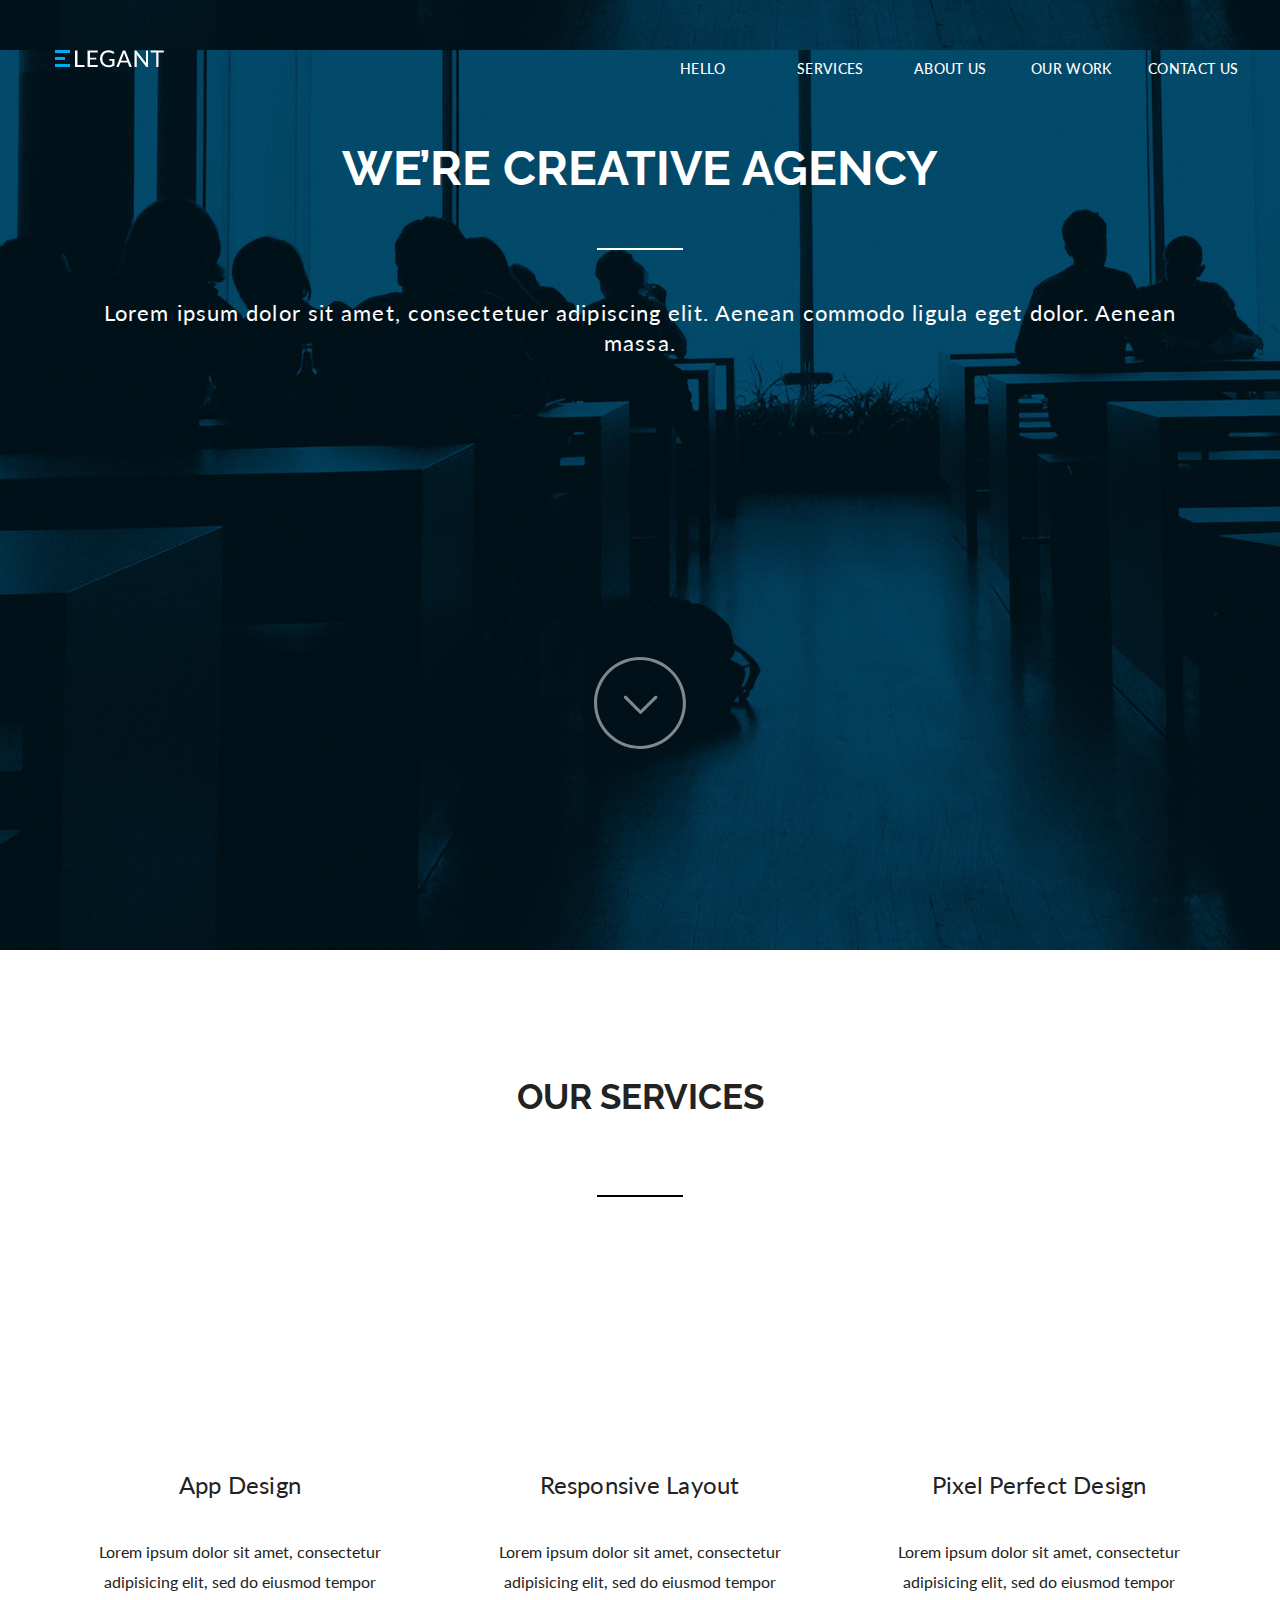
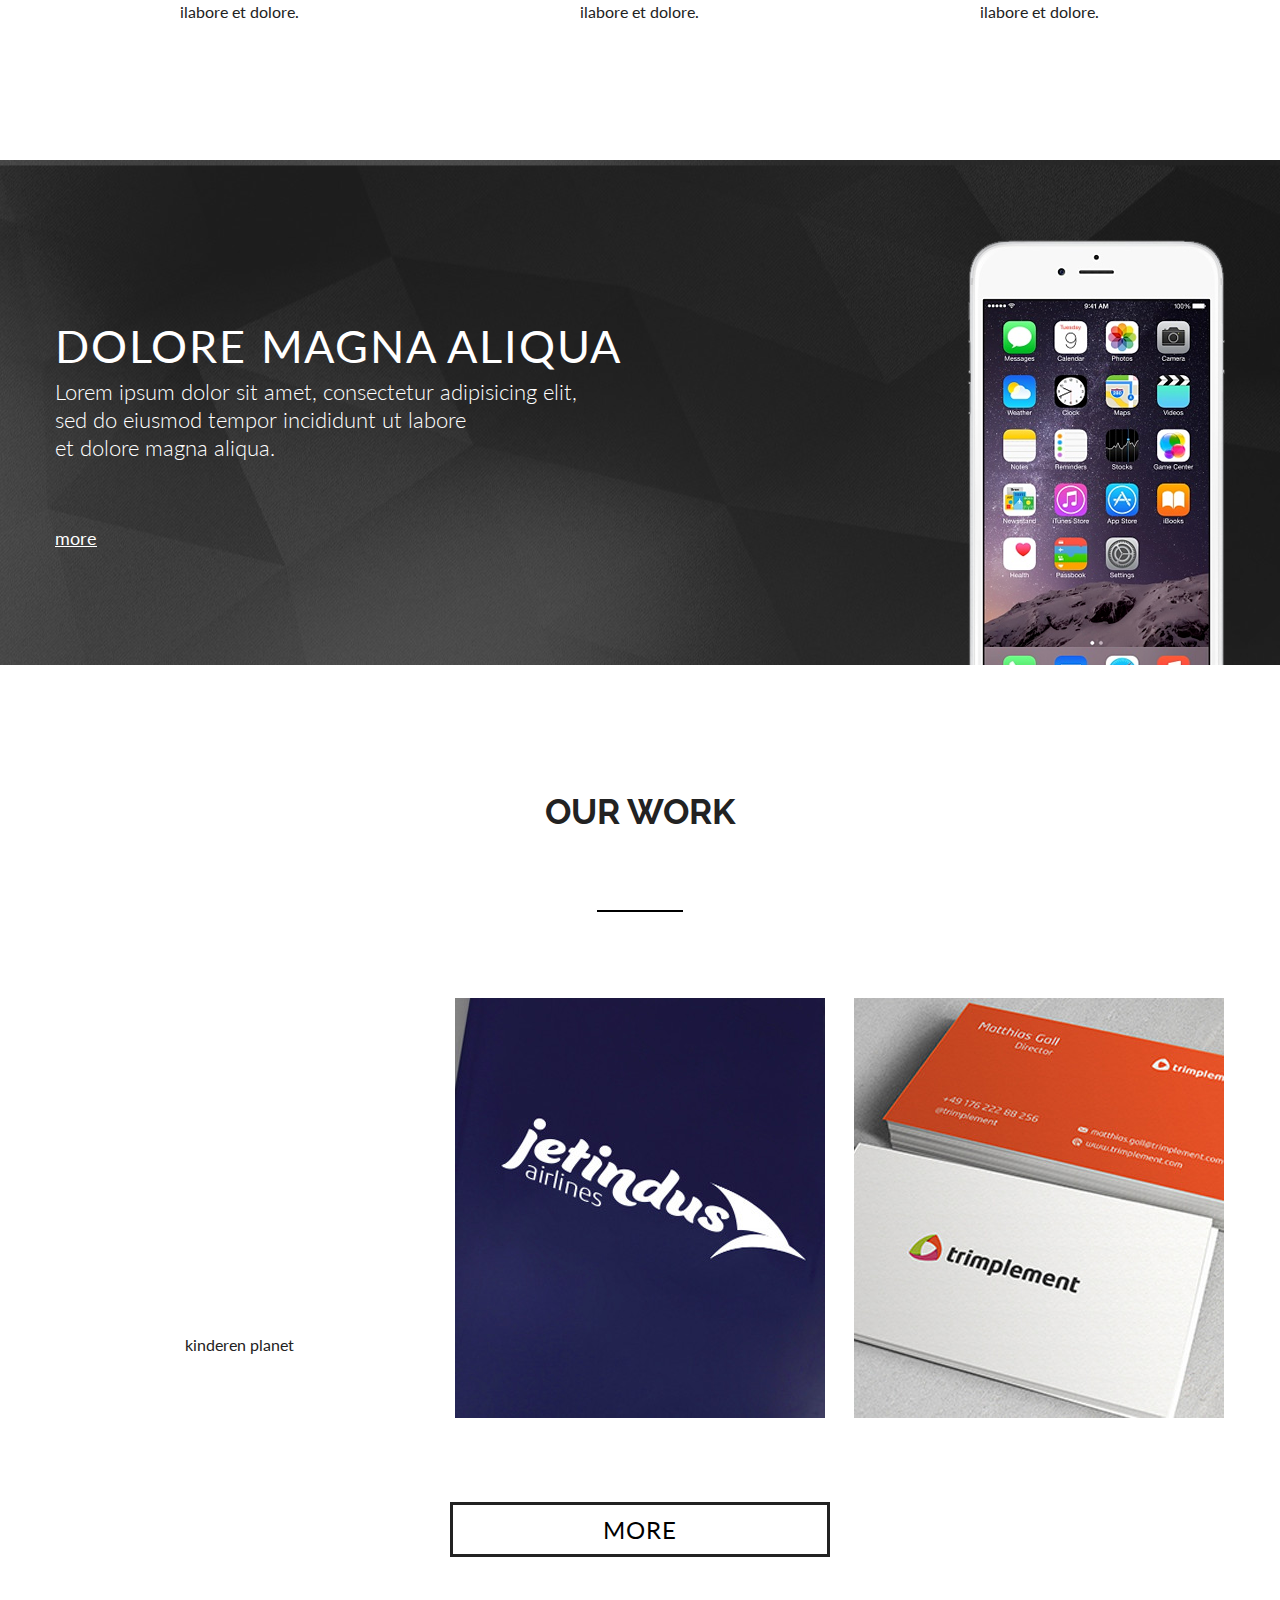
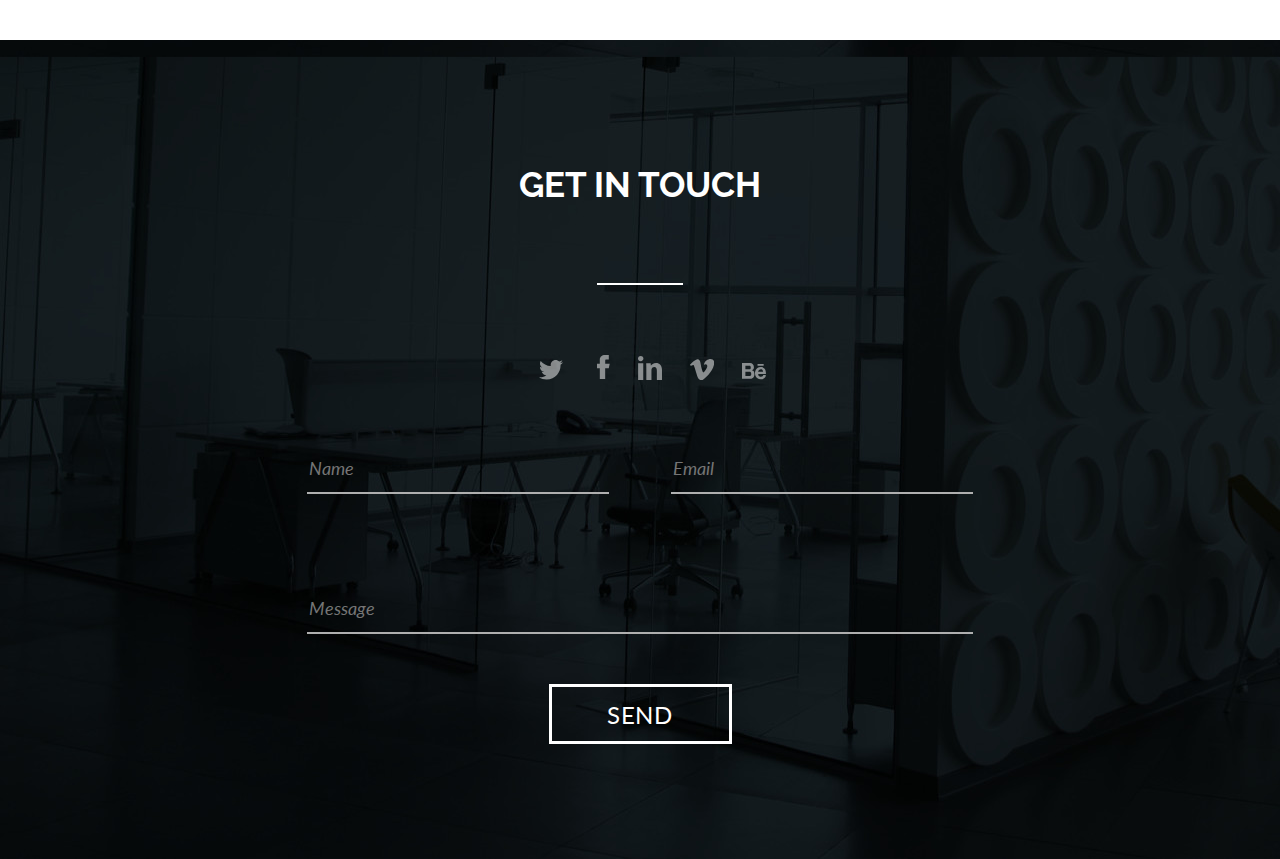
<file: exam/index.html>
<!DOCTYPE html>
<html lang="en">
<head>
    <meta charset="UTF-8">
    <title>Title</title>
    <link rel="stylesheet" href="styles/main.css">
    <link rel="stylesheet" href="styles/normalize.css">
    <link rel="shot icon" href="images/t9panda.png">
</head>
<body>
    <header>
        <div class="secInner">
        <div class="logo">
            <img src="images/Logo.png" alt="Logo" class="logo-img">
        </div>
        <nav class="m-nav">
            <ol class="m-nav-ol">
                <li class="m-nav-li">
                    <a href="#">HELLO</a>
                </li>
                <li class="m-nav-li">
                    <a href="#">SERVICES</a>
                </li>
                <li class="m-nav-li">
                    <a href="#">ABOUT US</a>
                </li>
                <li class="m-nav-li">
                    <a href="#">OUR WORK</a>
                </li>
                <li class="m-nav-li">
                    <a href="#">CONTACT US</a>
                </li>
            </ol>
        </nav>
        <h1>we’re creative agency</h1>
        <p>Lorem ipsum dolor sit amet, consectetuer adipiscing elit.
            Aenean commodo ligula eget dolor. Aenean massa.</p>
        <a href="#click" class="svgInner">
            <svg xmlns="http://www.w3.org/2000/svg" width="92" height="92" viewBox="0 0 92 92">
            <defs>
                <style>
                    .cls-2 {
                        fill: #ffffff;
                        opacity: 0.5;
                    }
                </style>
            </defs>
            <path d="M45.996,92.003 C20.633,92.003 -0.004,71.366 -0.004,46.003 C-0.004,20.638 20.633,0.003 45.996,0.003 C71.361,0.003 91.996,20.638 91.996,46.003 C91.996,71.366 71.361,92.003 45.996,92.003 ZM45.996,3.123 C22.353,3.123 3.115,22.360 3.115,46.003 C3.115,69.648 22.353,88.884 45.996,88.884 C69.641,88.884 88.876,69.648 88.876,46.003 C88.876,22.360 69.641,3.123 45.996,3.123 ZM47.763,56.564 C47.153,57.176 46.165,57.176 45.555,56.564 C45.555,56.564 30.304,41.332 30.304,41.332 C29.998,41.025 29.845,40.627 29.845,40.227 C29.845,39.827 29.998,39.429 30.302,39.124 C30.910,38.515 31.901,38.515 32.510,39.124 C32.510,39.124 46.658,53.258 46.658,53.258 C46.658,53.258 60.806,39.124 60.806,39.124 C61.415,38.517 62.406,38.517 63.014,39.124 C63.623,39.734 63.623,40.723 63.014,41.332 C63.014,41.332 47.763,56.564 47.763,56.564 Z" id="path-1" class="cls-2" fill-rule="evenodd"/>
            </svg>
        </a>
        </div>
    </header>
    <main>
        <div class="secInner">
            <section id="click" class="sec-1">
                <h3  class="sec-1-tittle">our services</h3>
                <div class="row sec-1">
                    <svg xmlns="http://www.w3.org/2000/svg" style="display: none" width="192" height="149" viewBox="0 0 192 149">
                    <defs>
                        <style>
                            .cls-2 {
                                fill: #005494;
                            }
                        </style>
                    </defs>
                    <symbol id="PC">
                        <path d="M141.394,146.316 C141.394,146.316 141.394,62.664 141.394,62.664 C141.394,62.664 191.909,62.664 191.909,62.664 C191.909,62.664 191.909,146.316 191.909,146.316 C191.909,146.316 141.394,146.316 141.394,146.316 ZM167.296,142.705 C168.901,142.705 170.211,141.415 170.211,139.831 C170.211,138.247 168.901,136.965 167.296,136.965 C165.683,136.965 164.381,138.254 164.381,139.831 C164.381,141.415 165.691,142.705 167.296,142.705 ZM167.773,66.128 C167.099,66.128 166.551,66.660 166.551,67.327 C166.551,67.988 167.099,68.533 167.773,68.533 C168.448,68.533 168.992,67.988 168.992,67.327 C168.992,66.663 168.448,66.128 167.773,66.128 ZM175.039,70.139 C175.039,70.139 160.508,70.139 160.508,70.139 C160.508,70.139 160.508,71.288 160.508,71.288 C160.508,71.288 175.039,71.288 175.039,71.288 C175.039,71.288 175.039,70.139 175.039,70.139 ZM183.803,75.397 C183.803,75.397 149.500,75.404 149.500,75.404 C149.500,75.404 149.500,132.919 149.500,132.919 C156.003,132.973 170.684,132.927 183.803,132.853 C183.803,132.853 183.803,75.397 183.803,75.397 ZM157.716,10.456 C157.716,10.456 37.186,10.456 37.186,10.456 C37.186,10.456 37.186,32.224 37.186,32.224 C37.186,32.224 26.565,32.224 26.565,32.224 C26.565,32.224 26.565,0.004 26.565,0.004 C26.565,0.004 168.338,0.004 168.338,0.004 C168.338,0.004 168.338,58.609 168.338,58.609 C168.338,58.609 157.716,58.609 157.716,58.609 C157.716,58.609 157.716,10.456 157.716,10.456 ZM75.199,148.052 C75.199,148.052 -0.013,148.052 -0.013,148.052 C-0.013,148.052 -0.013,36.973 -0.013,36.973 C-0.013,36.973 75.199,36.973 75.199,36.973 C75.199,36.973 75.199,148.052 75.199,148.052 ZM39.179,142.483 C41.183,142.483 42.812,140.872 42.806,138.907 C42.806,136.942 41.183,135.342 39.179,135.342 C37.177,135.342 35.557,136.942 35.557,138.907 C35.557,140.872 37.177,142.483 39.179,142.483 ZM10.863,47.677 C10.863,47.677 10.863,129.634 10.863,129.634 C10.863,129.634 64.326,129.634 64.326,129.634 C64.326,129.634 64.330,47.677 64.330,47.677 C64.330,47.677 10.863,47.677 10.863,47.677 ZM135.904,92.029 C135.904,92.029 80.046,92.029 80.046,92.029 C80.046,92.029 80.046,81.577 80.046,81.577 C80.046,81.577 135.904,81.577 135.904,81.577 C135.904,81.577 135.904,92.029 135.904,92.029 ZM99.462,96.309 C99.462,96.309 135.904,96.309 135.904,96.309 C135.904,96.309 135.904,111.147 135.904,111.147 C135.904,111.147 80.046,111.147 80.046,111.147 C80.046,111.147 80.046,105.419 80.046,105.419 C80.046,105.419 117.487,105.419 117.487,105.419 C117.487,105.419 117.487,102.647 117.487,102.647 C117.487,102.647 80.046,102.647 80.046,102.647 C80.046,102.647 80.046,96.309 80.046,96.309 C80.046,96.309 95.419,96.309 95.419,96.309 C95.419,96.309 99.462,96.309 99.462,96.309 Z" id="path-1" class="cls-2" fill-rule="evenodd"/>
                    </symbol>
                    <symbol id="check">
                        <path d="M58.000,-0.001 C25.968,-0.001 -0.001,25.967 -0.001,57.999 C-0.001,90.034 25.968,116.000 58.000,116.000 C90.032,116.000 116.000,90.034 116.000,57.999 C116.000,25.967 90.032,-0.001 58.000,-0.001 ZM51.153,74.659 C51.153,74.659 50.750,74.259 50.750,74.259 C50.750,74.259 50.347,74.662 50.347,74.662 C50.347,74.662 34.088,58.402 34.088,58.402 C34.088,58.402 36.651,55.839 36.651,55.839 C36.651,55.839 50.750,69.936 50.750,69.936 C50.750,69.936 79.346,41.339 79.346,41.339 C79.346,41.339 81.910,43.902 81.910,43.902 C81.910,43.902 51.153,74.659 51.153,74.659 Z" id="path-1" class="cls-2" fill-rule="evenodd"/>
                    </symbol>
                    <symbol id="iphone">
                        <path d="M65.360,0.003 C65.360,0.003 9.635,0.003 9.635,0.003 C4.308,0.003 0.003,4.312 0.003,9.616 C0.003,9.616 0.003,122.387 0.003,122.387 C0.003,127.687 4.308,131.996 9.635,131.996 C9.635,131.996 65.355,131.996 65.355,131.996 C70.682,131.996 74.997,127.687 74.997,122.387 C74.997,122.387 74.997,9.616 74.997,9.616 C75.002,4.312 70.687,0.003 65.360,0.003 ZM23.745,5.844 C23.745,5.844 51.260,5.844 51.260,5.844 C51.955,5.844 52.515,6.877 52.515,8.164 C52.515,9.443 51.955,10.483 51.260,10.483 C51.260,10.483 23.745,10.483 23.745,10.483 C23.050,10.483 22.495,9.443 22.495,8.164 C22.495,6.877 23.050,5.844 23.745,5.844 ZM37.502,122.507 C34.105,122.507 31.345,119.761 31.345,116.370 C31.345,112.980 34.110,110.243 37.502,110.243 C40.890,110.243 43.655,112.989 43.655,116.370 C43.655,119.761 40.885,122.507 37.502,122.507 ZM67.778,101.485 C67.778,101.485 7.227,101.485 7.227,101.485 C7.227,101.485 7.227,16.225 7.227,16.225 C7.227,16.225 67.778,16.225 67.778,16.225 C67.778,16.225 67.778,101.485 67.778,101.485 Z" id="path-1" class="cls-2" fill-rule="evenodd"/>
                    </symbol>

                </svg>

                    <div class="col-4 sec-1">
                        <svg  xmlns="http://www.w3.org/2000/svg" class="svg1" viewBox="0 0 75 132">
                             <use xlink:href="#iphone"></use>
                        </svg>
                        <h5>App Design</h5>
                        <p>Lorem ipsum dolor sit amet, consectetur adipisicing elit, sed do eiusmod tempor <br> ilabore et dolore.</p>
                    </div>
                    <div class="col-4 sec-1">
                        <svg  xmlns="http://www.w3.org/2000/svg" class="svg2" viewBox="0 0 192 149">
                            <use xlink:href="#PC"></use>
                        </svg>
                        <h5>Responsive Layout</h5>
                        <p>Lorem ipsum dolor sit amet, consectetur adipisicing elit, sed do eiusmod tempor <br> ilabore et dolore.</p>
                    </div>
                    <div class="col-4 sec-1">
                        <svg  xmlns="http://www.w3.org/2000/svg" class="svg3" viewBox="0 0 116 116">
                            <use xlink:href="#check"></use>
                        </svg>
                        <h5>Pixel Perfect Design</h5>
                        <p>Lorem ipsum dolor sit amet, consectetur adipisicing elit, sed do eiusmod tempor <br> ilabore et dolore.</p>
                    </div>
                </div>
            </section>
        </div>
            <section class="sec-2">
                <div class="secInner">
                    <h2  class="sec-2-tittle">dolore magna aliqua</h2>
                    <p class="sec-2-p">Lorem ipsum dolor sit amet, consectetur adipisicing elit, <br>sed do eiusmod tempor incididunt ut labore <br> et dolore magna aliqua.</p>
                    <span class="sec-2-span">more</span>
                </div>
            </section>
        <div class="secInner">
            <section class="sec-3">
                <h3  class="sec-3-tittle">our work</h3>
                <div class="row sec-3">
                    <div class="col-4 sec-3">
                        <div class="img1">
                            <div class="img1-wrapper">
                                <p class="img1-p">kinderen planet</p>
                                <img class="img1-ph" src="images/zveno.png" alt="zveno">
                            </div>
                        </div>
                    </div>
                    <div class="col-4 sec-3">
                        <img src="images/img2.jpg" alt="img2">
                    </div>
                    <div class="col-4 sec-3">
                        <img src="images/img3.jpg" alt="img3">
                    </div>
                </div>
                <div class="more">
                    <span class="btMore">more</span>
                </div>
            </section>
        </div>

    </main>
    <footer>
        <div class="inner">
            <h3>get in touch</h3>
            <svg xmlns="http://www.w3.org/2000/svg"  width="13" height="25" style="display: none" viewBox="0 0 24 20">
                <defs>
                    <style>
                        .cls-2 {
                            fill: #ffffff;
                        }
                    </style>
                </defs>
                <symbol id="soc1">
                    <path d="M23.992,2.315 C23.109,2.706 22.160,2.971 21.164,3.090 C22.181,2.481 22.962,1.516 23.329,0.367 C22.378,0.931 21.324,1.341 20.202,1.562 C19.305,0.604 18.025,0.007 16.608,0.007 C13.889,0.007 11.684,2.211 11.684,4.929 C11.684,5.315 11.728,5.691 11.812,6.052 C7.719,5.846 4.091,3.886 1.663,0.908 C1.239,1.635 0.996,2.481 0.996,3.383 C0.996,5.091 1.866,6.598 3.187,7.480 C2.379,7.454 1.620,7.234 0.957,6.865 C0.956,6.885 0.956,6.905 0.956,6.926 C0.956,9.311 2.653,11.301 4.906,11.753 C4.493,11.866 4.058,11.926 3.609,11.926 C3.291,11.926 2.983,11.895 2.682,11.838 C3.309,13.793 5.127,15.217 7.282,15.256 C5.597,16.577 3.474,17.364 1.167,17.364 C0.769,17.364 0.377,17.341 -0.008,17.295 C2.171,18.692 4.759,19.507 7.540,19.507 C16.597,19.507 21.549,12.006 21.549,5.500 C21.549,5.286 21.545,5.075 21.535,4.864 C22.498,4.169 23.332,3.302 23.992,2.315 Z" id="path-1" class="cls-2" fill-rule="evenodd"/>
                </symbol>
                <symbol id="soc2">
                    <path d="M2.823,13.270 C2.823,13.270 2.823,24.007 2.823,24.007 C2.823,24.007 8.174,24.007 8.174,24.007 C8.174,24.007 8.174,13.322 8.174,13.322 C8.174,13.322 11.827,13.322 11.827,13.322 C11.827,13.322 12.711,8.867 12.711,8.867 C12.711,8.867 8.213,8.867 8.213,8.867 C8.213,8.867 8.213,6.771 8.213,5.599 C8.213,5.147 8.459,4.544 9.208,4.544 C10.362,4.544 11.808,4.544 11.808,4.544 C11.808,4.544 11.808,0.007 11.808,0.007 C11.808,0.007 9.465,0.007 6.953,0.007 C5.278,0.007 2.805,2.021 2.805,4.162 C2.805,6.366 2.805,8.740 2.805,8.740 C2.805,8.740 -0.003,8.740 -0.003,8.740 C-0.003,8.740 -0.003,13.251 -0.003,13.251 C-0.003,13.251 2.823,13.270 2.823,13.270 Z" id="path-1" class="cls-2" fill-rule="evenodd"/>
                </symbol>
                <symbol id="soc3">
                    <path d="M5.427,2.611 C5.427,4.047 4.380,5.211 2.659,5.211 C1.039,5.211 -0.008,4.047 -0.008,2.611 C-0.008,1.141 1.074,0.011 2.727,0.011 C4.380,0.011 5.393,1.141 5.427,2.611 ZM0.128,23.990 C0.128,23.990 0.128,7.264 0.128,7.264 C0.128,7.264 5.259,7.264 5.259,7.264 C5.259,7.264 5.259,23.990 5.259,23.990 C5.259,23.990 0.128,23.990 0.128,23.990 ZM8.329,12.599 C8.329,10.513 8.262,8.769 8.193,7.264 C8.193,7.264 12.649,7.264 12.649,7.264 C12.649,7.264 12.887,9.591 12.887,9.591 C12.887,9.591 12.988,9.591 12.988,9.591 C13.663,8.495 15.317,6.888 18.085,6.888 C21.460,6.888 23.992,9.180 23.992,14.105 C23.992,14.105 23.992,23.991 23.992,23.991 C23.992,23.991 18.861,23.991 18.861,23.991 C18.861,23.991 18.861,14.722 18.861,14.722 C18.861,12.567 18.117,11.095 16.261,11.095 C14.844,11.095 14.001,12.087 13.629,13.045 C13.494,13.387 13.460,13.865 13.460,14.345 C13.460,14.345 13.460,23.991 13.460,23.991 C13.460,23.991 8.329,23.991 8.329,23.991 C8.329,23.991 8.329,12.599 8.329,12.599 Z" id="path-1" class="cls-2" fill-rule="evenodd"/>
                </symbol>
                <symbol id="soc4">
                    <path d="M0.008,5.782 C0.008,5.782 0.993,7.076 0.993,7.076 C0.993,7.076 3.024,5.472 3.702,6.273 C4.379,7.076 6.964,16.762 7.826,18.548 C8.580,20.115 10.657,22.187 12.935,20.707 C15.212,19.228 22.783,12.751 24.139,5.102 C25.493,-2.544 15.027,-0.943 13.919,5.719 C16.689,4.053 18.168,6.396 16.750,9.050 C15.335,11.701 14.042,13.430 13.365,13.430 C12.689,13.430 12.169,11.657 11.395,8.555 C10.594,5.349 10.600,-0.426 7.271,0.229 C4.133,0.846 0.008,5.782 0.008,5.782 Z" id="path-1" class="cls-2" fill-rule="evenodd"/>
                </symbol>
                <symbol id="soc5">
                    <path d="M9.654,7.217 C9.654,7.217 11.921,7.036 11.921,4.204 C11.921,1.372 10.066,-0.011 7.718,-0.011 C7.718,-0.011 -0.011,-0.011 -0.011,-0.011 C-0.011,-0.011 -0.011,15.819 -0.011,15.819 C-0.011,15.819 7.718,15.819 7.718,15.819 C7.718,15.819 12.435,15.977 12.435,11.148 C12.436,11.148 12.641,7.217 9.654,7.217 ZM3.395,2.802 C3.395,2.802 7.718,2.802 7.718,2.802 C7.718,2.802 8.768,2.802 8.768,4.449 C8.768,6.097 8.150,6.335 7.448,6.335 C7.448,6.335 3.395,6.335 3.395,6.335 C3.395,6.335 3.395,2.802 3.395,2.802 ZM7.499,13.006 C7.499,13.006 3.395,13.006 3.395,13.006 C3.395,13.006 3.395,8.775 3.395,8.775 C3.395,8.775 7.718,8.775 7.718,8.775 C7.718,8.775 9.284,8.753 9.284,10.948 C9.284,12.800 8.114,12.993 7.499,13.006 ZM18.729,4.017 C13.016,4.017 13.021,10.097 13.021,10.097 C13.021,10.097 12.629,16.148 18.729,16.148 C18.729,16.148 23.811,16.459 23.811,11.938 C23.811,11.938 21.198,11.938 21.198,11.938 C21.198,11.938 21.284,13.641 18.816,13.641 C18.816,13.641 16.201,13.827 16.201,10.889 C16.201,10.889 23.898,10.889 23.898,10.889 C23.900,10.890 24.742,4.017 18.729,4.017 ZM21.053,8.776 C21.053,8.776 16.174,8.776 16.174,8.776 C16.174,8.776 16.494,6.335 18.788,6.335 C21.080,6.335 21.053,8.776 21.053,8.776 ZM21.663,0.922 C21.663,0.922 15.533,0.922 15.533,0.922 C15.533,0.922 15.533,2.871 15.533,2.871 C15.533,2.871 21.661,2.871 21.661,2.871 C21.661,2.871 21.661,0.922 21.661,0.922 C21.661,0.922 21.663,0.922 21.663,0.922 Z" id="path-1" class="cls-2" fill-rule="evenodd"/>
                </symbol>
            </svg>
            <svg  xmlns="http://www.w3.org/2000/svg" class="soc1w" viewBox="0 0 24 20">
                <use xlink:href="#soc1"></use>
            </svg>
            <svg  xmlns="http://www.w3.org/2000/svg" class="soc2w" viewBox="0 0 13 25">
                <use xlink:href="#soc2"></use>
            </svg>
            <svg  xmlns="http://www.w3.org/2000/svg" class="soc3w" viewBox="0 0 24 24">
                <use xlink:href="#soc3"></use>
            </svg>
            <svg  xmlns="http://www.w3.org/2000/svg" class="soc4w" viewBox="0 0 24 21">
                <use xlink:href="#soc4"></use>
            </svg>
            <svg  xmlns="http://www.w3.org/2000/svg" class="soc5w" viewBox="0 0 24 17">
            <use xlink:href="#soc5"></use>
        </svg>
            <form action="" method="post">
                <label>
                    <input class="name" type="text" name="Name" placeholder="Name" required="required">
                </label>
                <label>
                    <input class="email" type="email" name="email" placeholder="Email" required="required">
                </label>
                <label>
                    <input class="msg" type="text" name="Message" placeholder="Message" required="required">
                </label>
                <button>send</button>
            </form>
        </div>
    </footer>
</body>
</html>
</file>
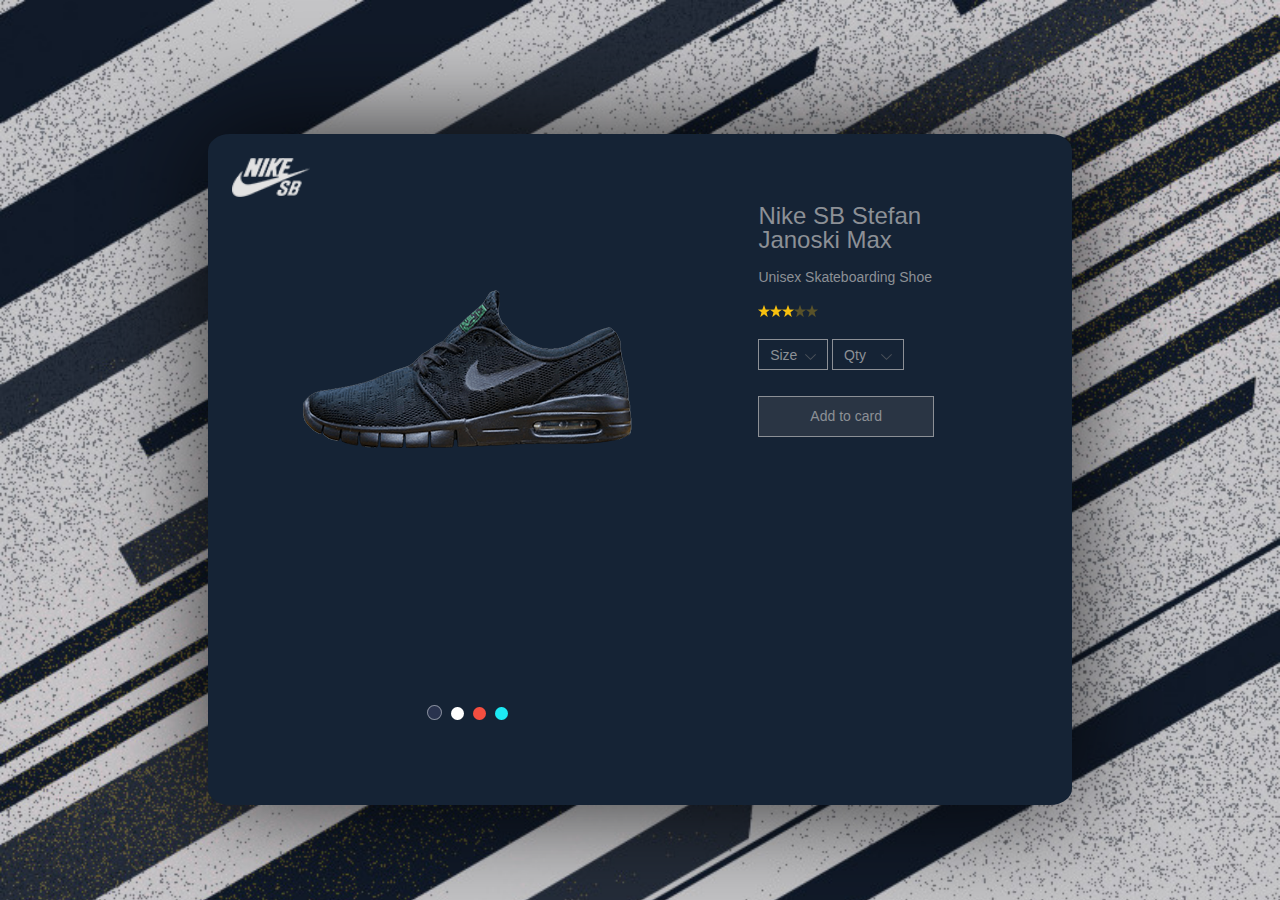
<file: BEM/homeBEM.html>
<!DOCTYPE html>
<html lang="en">
<head>
    <meta charset="UTF-8">
    <title>Nike</title>
    <link rel="stylesheet" href="homeBEM.css">
    <link rel="icon" sizes="" href="image/logo.png">
   </head>
<body>
    <div class="card">
        <div class="card__inner">
            <div class="card__picture">
                <div class="card__picture-product">
                    <img  class="card__picture-product-main" src="image/product.png">
                </div>
                <div class="card__picture-colors">
                    <div class="card__picture-color card__picture-color--black"> </div>
                    <div class="card__picture-color card__picture-color--white"></div>
                    <div class="card__picture-color card__picture-color--red"></div>
                    <div class="card__picture-color card__picture-color--blue"></div>

                    
                </div>
            </div>
            <div class="card__info">
                <p class="card__info-title">Nike SB Stefan<br>Janoski Max</p>
                <p class="card__info-opis">  Unisex Skateboarding Shoe </p>

                <br> <div class="card__info-rating">
                    <img class="card__info-rating-stars" src="image/starG.png">
                    <img class="card__info-rating-stars" src="image/starG.png">
                    <img class="card__info-rating-stars" src="image/starG.png">
                    <img class="card__info-rating-stars card__info-rating-stars--grey" src="image/starG.png">
                    <img class="card__info-rating-stars card__info-rating-stars--grey" src="image/starG.png">
                </div> <br>
                <br>
                <div class="card__info-size">
                    <div class="card__info-size-BT">Size &#160;</div>
                    <div class="card__info-qty-BT"> Qty &#160; &#160;</div>
                </div>
                <div class="card__info-add"> Add to card</div>

            </div>
        </div>
    </div>
</body>
</html>
</file>
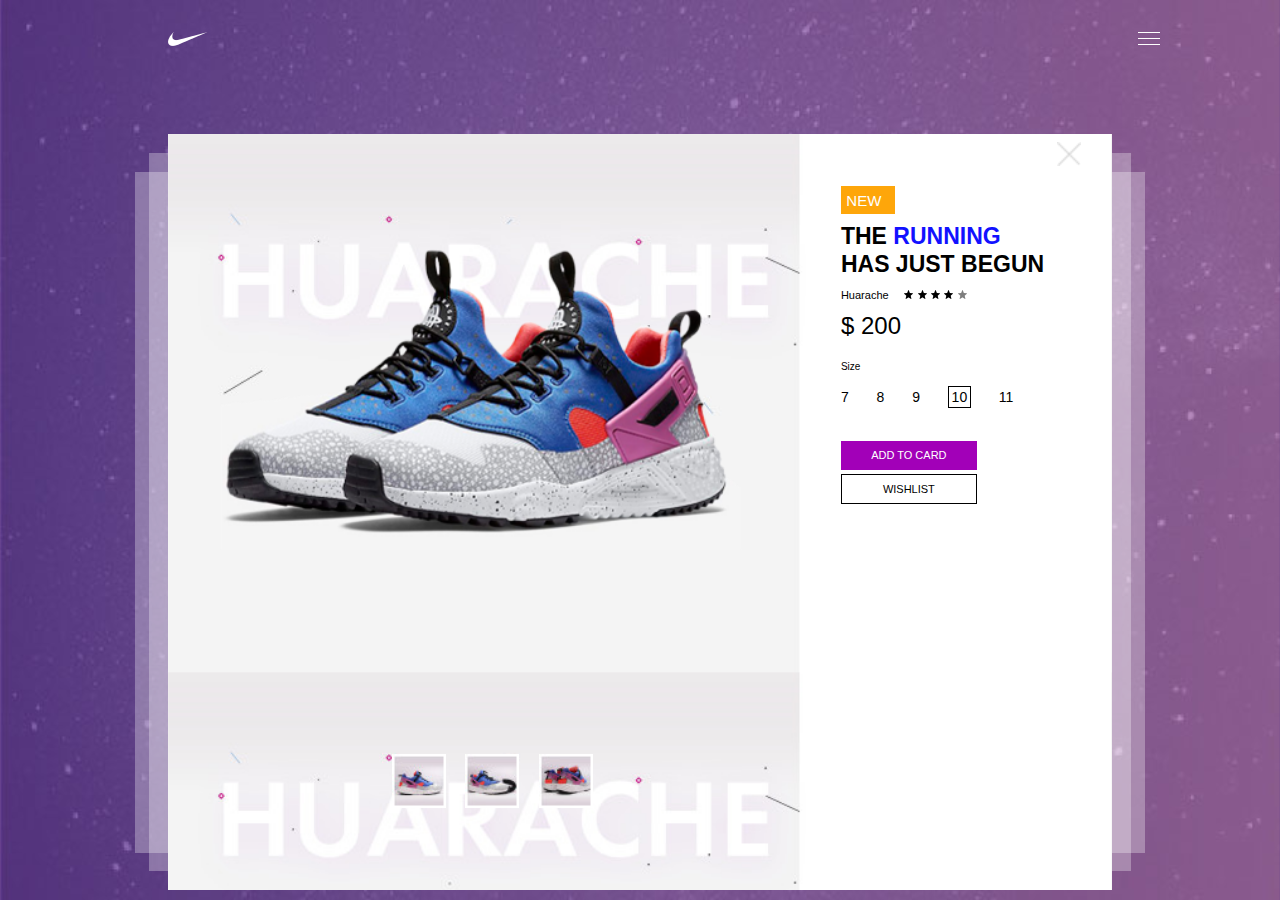
<file: BEM/work.html>
<!DOCTYPE html>
<html lang="en">
<head>
    <meta charset="UTF-8">
    <title>Title</title>
    <link rel="stylesheet" href="work.css">
</head>
<body>
    <header>
       <a class="logo" href="#" >
            <img src="image/logo.png" alt="">
       </a>
        <img src="image/btn_menu.png" class="btn_menu">
    </header>
    <main>
        <div class="card">
            <div class="card__inner">
                <div class="card__picture">
                   <div class="card__picture-product">
                       <img  class="card__picture-product-main" src="image/img_h.png">
                   </div>
                   <div class="card__picture-images">
                        <img class="card__picture-image" src="image/img3.jpg">
                        <img class="card__picture-image" src="image/img2.jpg">
                        <img class="card__picture-image" src="image/img1.jpg">
                   </div>
                </div>
                <div class="card__info">
                    <div class="card__info-new">NEW</div>
                    <div class="card__info-begin">the
                        <p class="card__info-begin card__info-begin--blue"> running</p>  <br>       has just begun </div>
                    <div class="card__info-rating">
                        <p class="card__info-rating-title">Huarache </p>
                        <img class="card__info-rating-stars" src="image/star.png">
                        <img class="card__info-rating-stars" src="image/star.png">
                        <img class="card__info-rating-stars" src="image/star.png">
                        <img class="card__info-rating-stars" src="image/star.png">
                        <img class="card__info-rating-stars card__info-rating-stars--grey" src="image/star.png">
                    </div>
                    <div class="card__info-price"> &#36 200
                    </div>
                    <div class="card__info-size">
                        <p class="card__info-size-title"> Size </p>
                        <div class="card__info-size-choices">
                            <p class="card__info-size-choice">7</p>
                            <p class="card__info-size-choice">8</p>
                            <p class="card__info-size-choice ">9</p>
                            <p class="card__info-size-choice card__info-size-choice--customer">10</p>
                            <p class="card__info-size-choice">11</p>
                        </div>
                    </div>
                    <div class="card__info-add"> add to card</div>
                    <div class="card__info-wish"> wishlist</div>
                </div>
            <div class="card_prozrachn1"></div>
            <div class="card_prozrachn2"></div>
            </div>
        </div>
    </main>
</body>
</html>
</file>
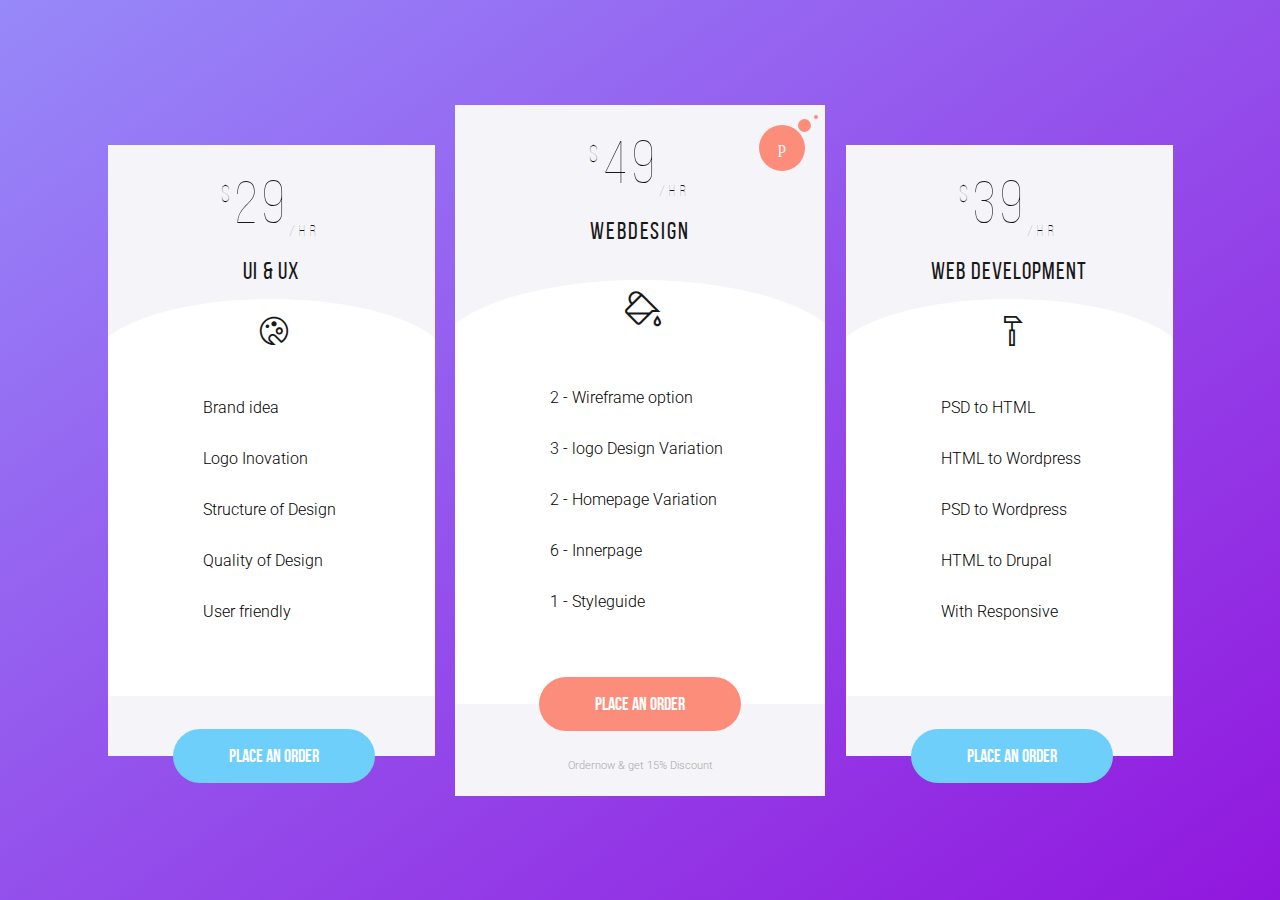
<file: cross_flex/cross_flex.html>
<!DOCTYPE html>
<html lang="en">
<head>
    <meta charset="UTF-8">
    <title>Title</title>
    <link rel="stylesheet" href="cross_flex.css">
    <link rel="stylesheet" href="themify-icons.css">

</head>
<body>
    <main>
        <div class="item">
            <div class="item-top">
                <div class="price"> <sup>$</sup>29<sub>/HR</sub></div>
                <p class="p-tittle">UI & Ux</p>
                <i class="icon ti-palette"></i>
            </div>
            <p class="item-p">Brand idea</p>
            <p class="item-p">Logo Inovation</p>
            <p class="item-p">Structure of Design</p>
            <p class="item-p"> Quality of Design</p>
            <p class="item-p">User friendly</p>
            <div class="item-bottom"></div>
        </div>
        <div class="item item-popular">
            <div class="item-top">
                <div class="price"> <sup>$</sup>49<sub>/HR</sub></div>
                <p class="p-tittle">Webdesign</p>
                <i class="icon ti-paint-bucket"></i>
            </div>
            <p class="item-p">2  -  Wireframe option</p>
            <p class="item-p">3  -  logo Design Variation</p>
            <p class="item-p">2  -  Homepage Variation</p>
            <p class="item-p">6  -  Innerpage</p>
            <p class="item-p">1  -  Styleguide</p>
            <div class="pop-round">
                <div class="pop-round-inner">p
                    <div class="pop-round-hint">
                        <div class="pop-round-hint-inner">popular</div>
                    </div>
                </div>
            </div>
            <div class="item-bottom">
                <p class="item-p">Ordernow &  get 15% Discount</p>
            </div>
        </div>
        <div class="item">
            <div class="item-top">
                <div class="price"> <sup>$</sup>39<sub>/HR</sub></div>
                <p class="p-tittle">Web development</p>
                <i class="icon ti-hummer"></i>
            </div>
            <p class="item-p">PSD to HTML</p>
            <p class="item-p">HTML to Wordpress</p>
            <p class="item-p">PSD to Wordpress</p>
            <p class="item-p">HTML to Drupal</p>
            <p class="item-p">With Responsive</p>
            <div class="item-bottom"></div>
        </div>

    </main>
</body>
</html>
</file>
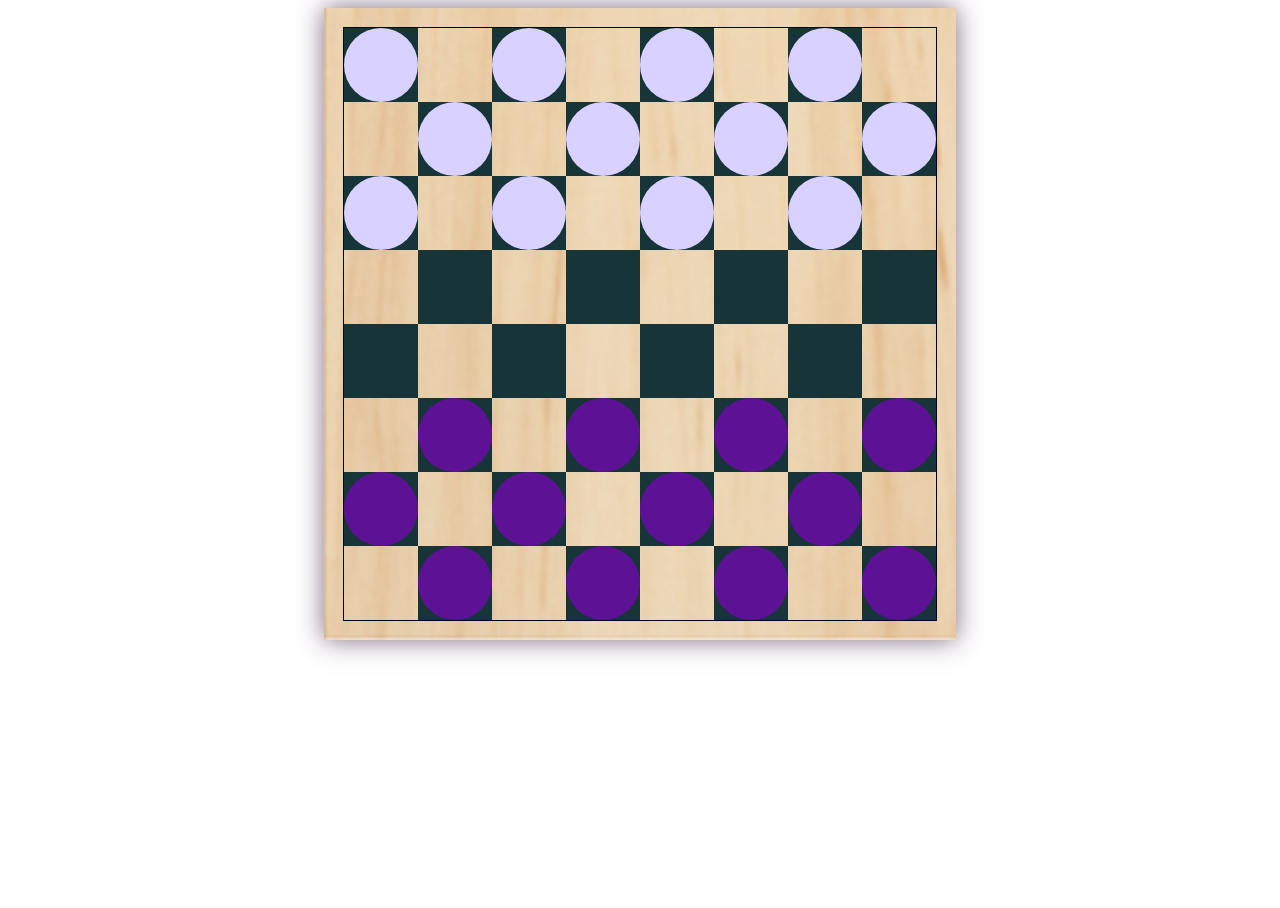
<file: float/chess_float.html>
<html lang="en">
<head>
    <meta charset="UTF-8">
    <title>Chess</title>
    <link rel="stylesheet" href="chess_float.css">
    <link rel="icon" href="13553048779700_icon.png">
</head>
<body>
    <div class="bord">
        <div class="container">
            <div class="line">
                <div class="cell">1</div>
                <div class="cell">2</div>
                <div class="cell">3</div>
                <div class="cell">4</div>
            </div>
            <div class="line">
                <div class="cell">5</div>
                <div class="cell">6</div>
                <div class="cell">7</div>
                <div class="cell">8</div>
            </div>
            <div class="line">
                <div class="cell">j</div>
                <div class="cell">g</div>
                <div class="cell">g</div>
                <div class="cell">d</div>
            </div>
            <div class="line">
                <div class="cell">j</div>
                <div class="cell">g</div>
                <div class="cell">g</div>
                <div class="cell">d</div>
            </div>
            <div class="line">
                <div class="cell">j</div>
                <div class="cell">g</div>
                <div class="cell">g</div>
                <div class="cell">d</div>
            </div>
            <div class="line">
                <div class="cell">j</div>
                <div class="cell">g</div>
                <div class="cell">g</div>
                <div class="cell">d</div>
            </div>
            <div class="line">
                <div class="cell">j</div>
                <div class="cell">g</div>
                <div class="cell">g</div>
                <div class="cell">d</div>
            </div>
            <div class="line">
                <div class="cell">j</div>
                <div class="cell">g</div>
                <div class="cell">g</div>
                <div class="cell">d</div>
            </div>
        </div>
    </div>
</body>
</html>
</file>
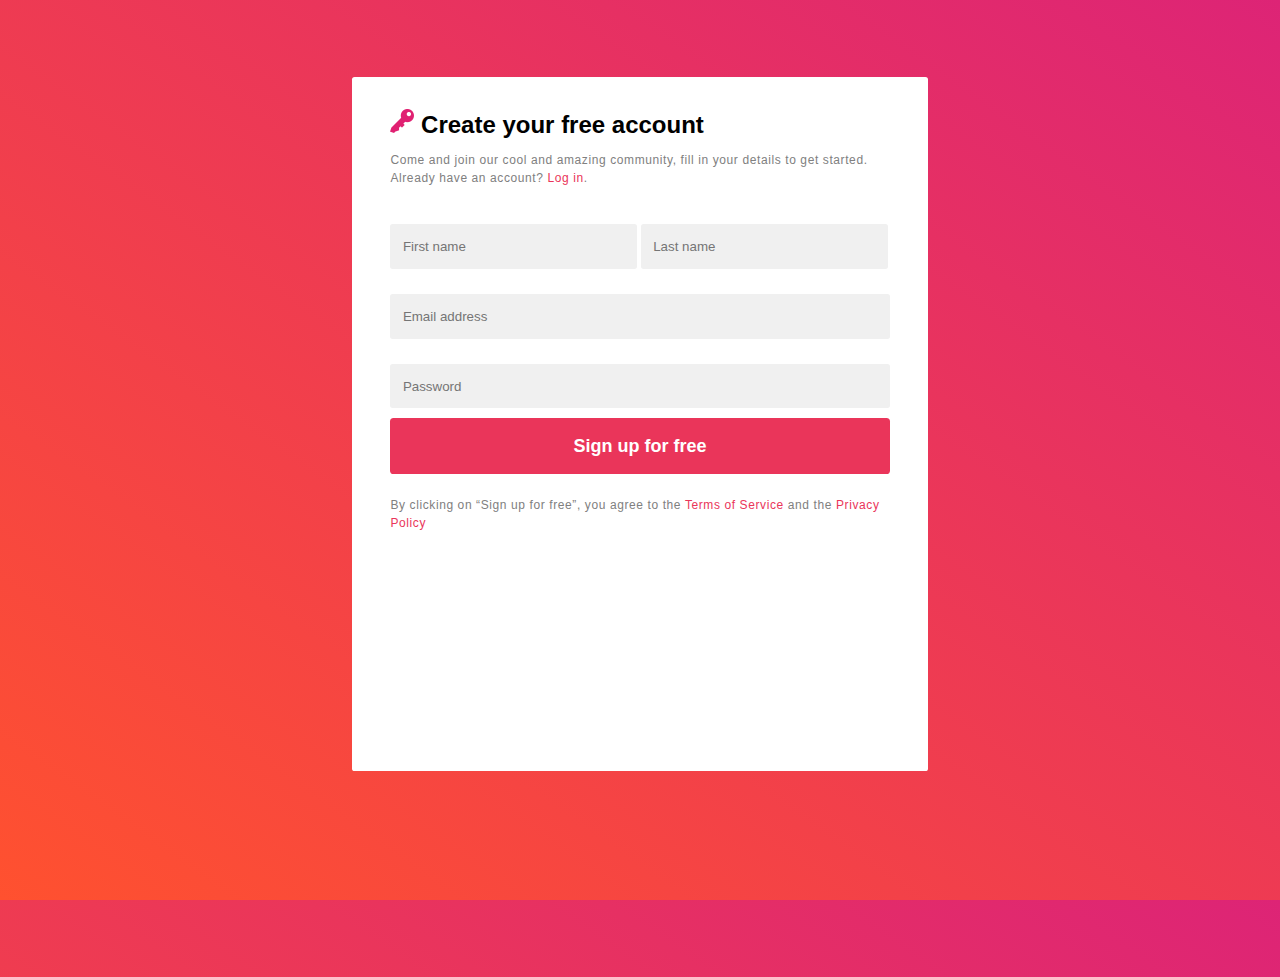
<file: Form/Form.html>
<!DOCTYPE html>
<html lang="en">
<head>
    <meta charset="UTF-8">
    <title>Title</title>
    <link rel="stylesheet" href="Form.css">
</head>
<body>
    <div class="form" >
    <h1>  <img src='key.png' alt="key">
        Create your free account

    </h1>
        <p>Come and join our cool and amazing community, fill in your details
            to get started. Already have an account? <span class="redText">Log in</span>.</p>
        <form action="" method="get">
            <label>
                <input type="text" name="firstName" placeholder="First name" required="required">
            </label>
            <label>
                <input type="text" name="lastName" placeholder="Last name" required="required">
            </label>
            <label>
                <input type="email" name="email" placeholder="Email address" required="required">
            </label>
            <label>
                <input type="password" name="password" placeholder="Password" required="required">
            </label>
            <button class="signUp" type="submit" >Sign up for free</button>
        </form>
        <p>
            By clicking on “Sign up for free”, you agree to the <span class="redText">Terms of Service</span> and the <span class="redText">Privacy Policy</span>
        </p>
    </div>
</body>
</html>
</file>
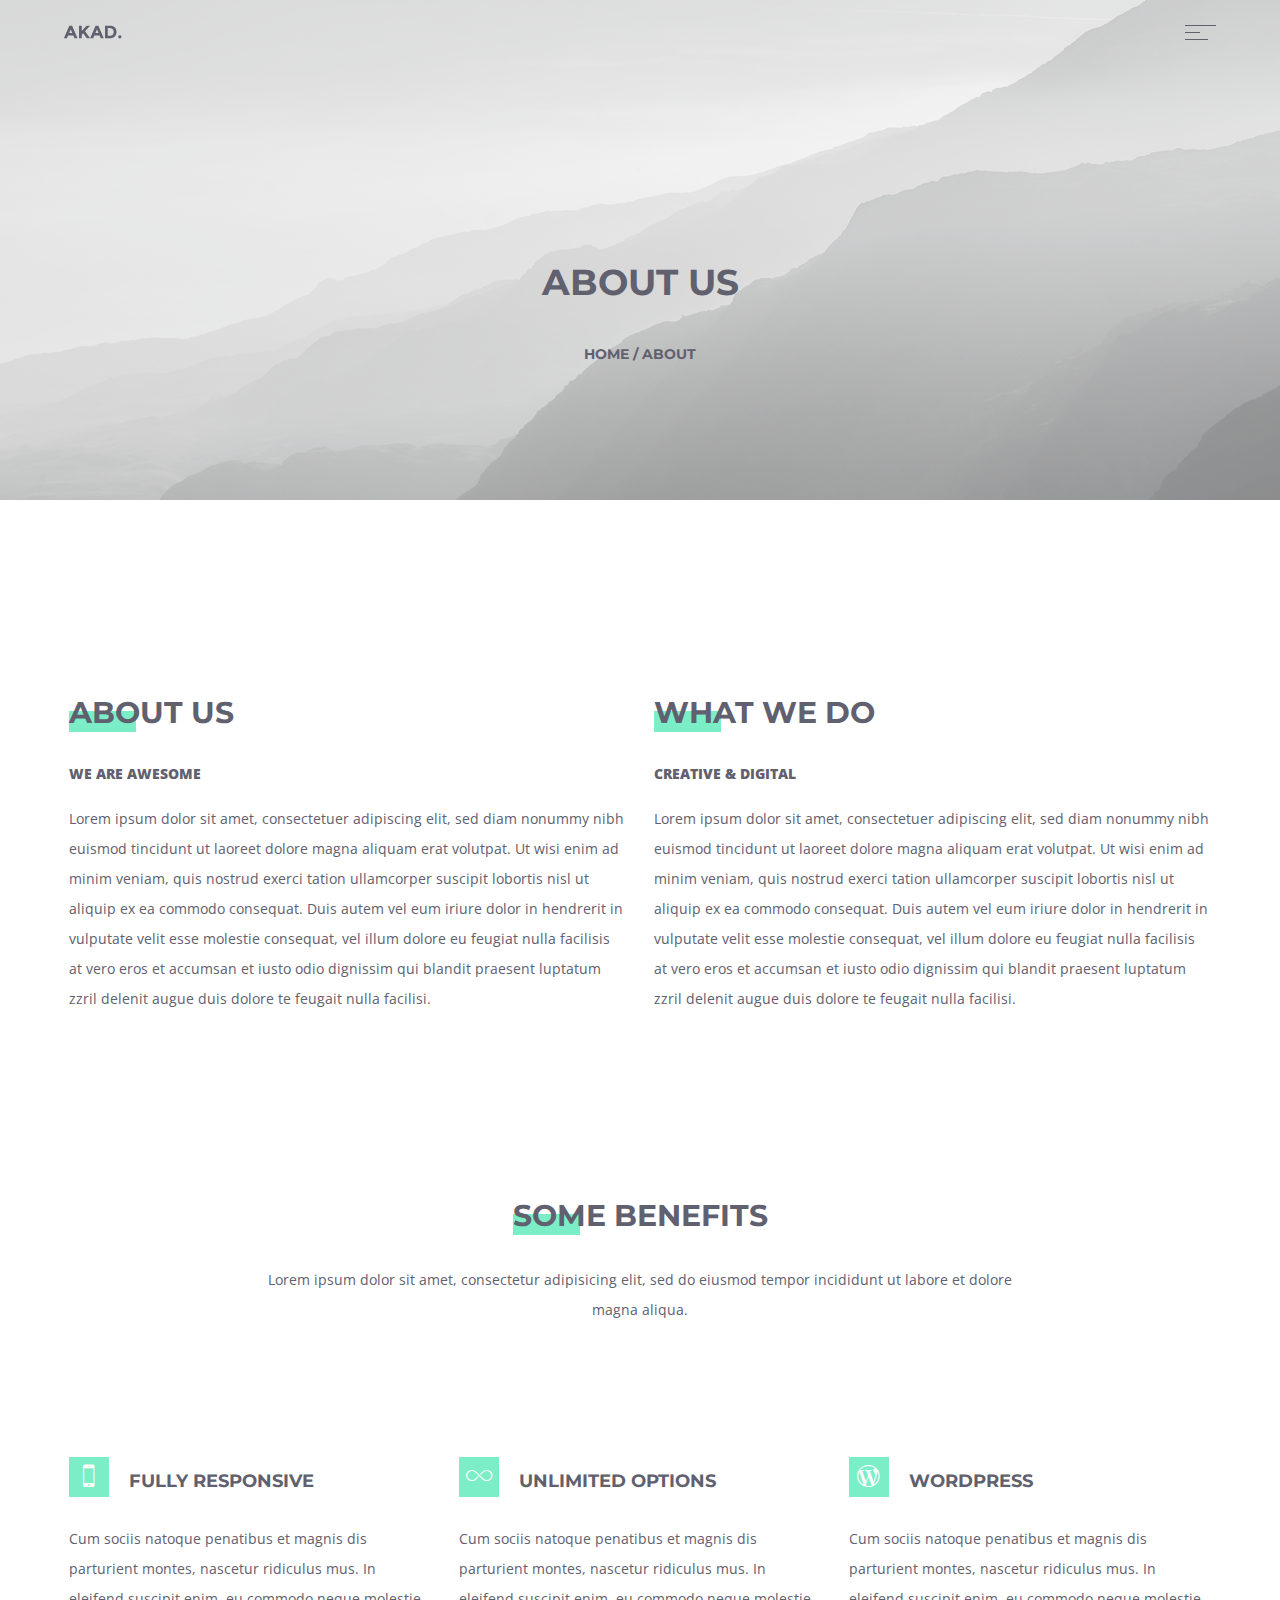
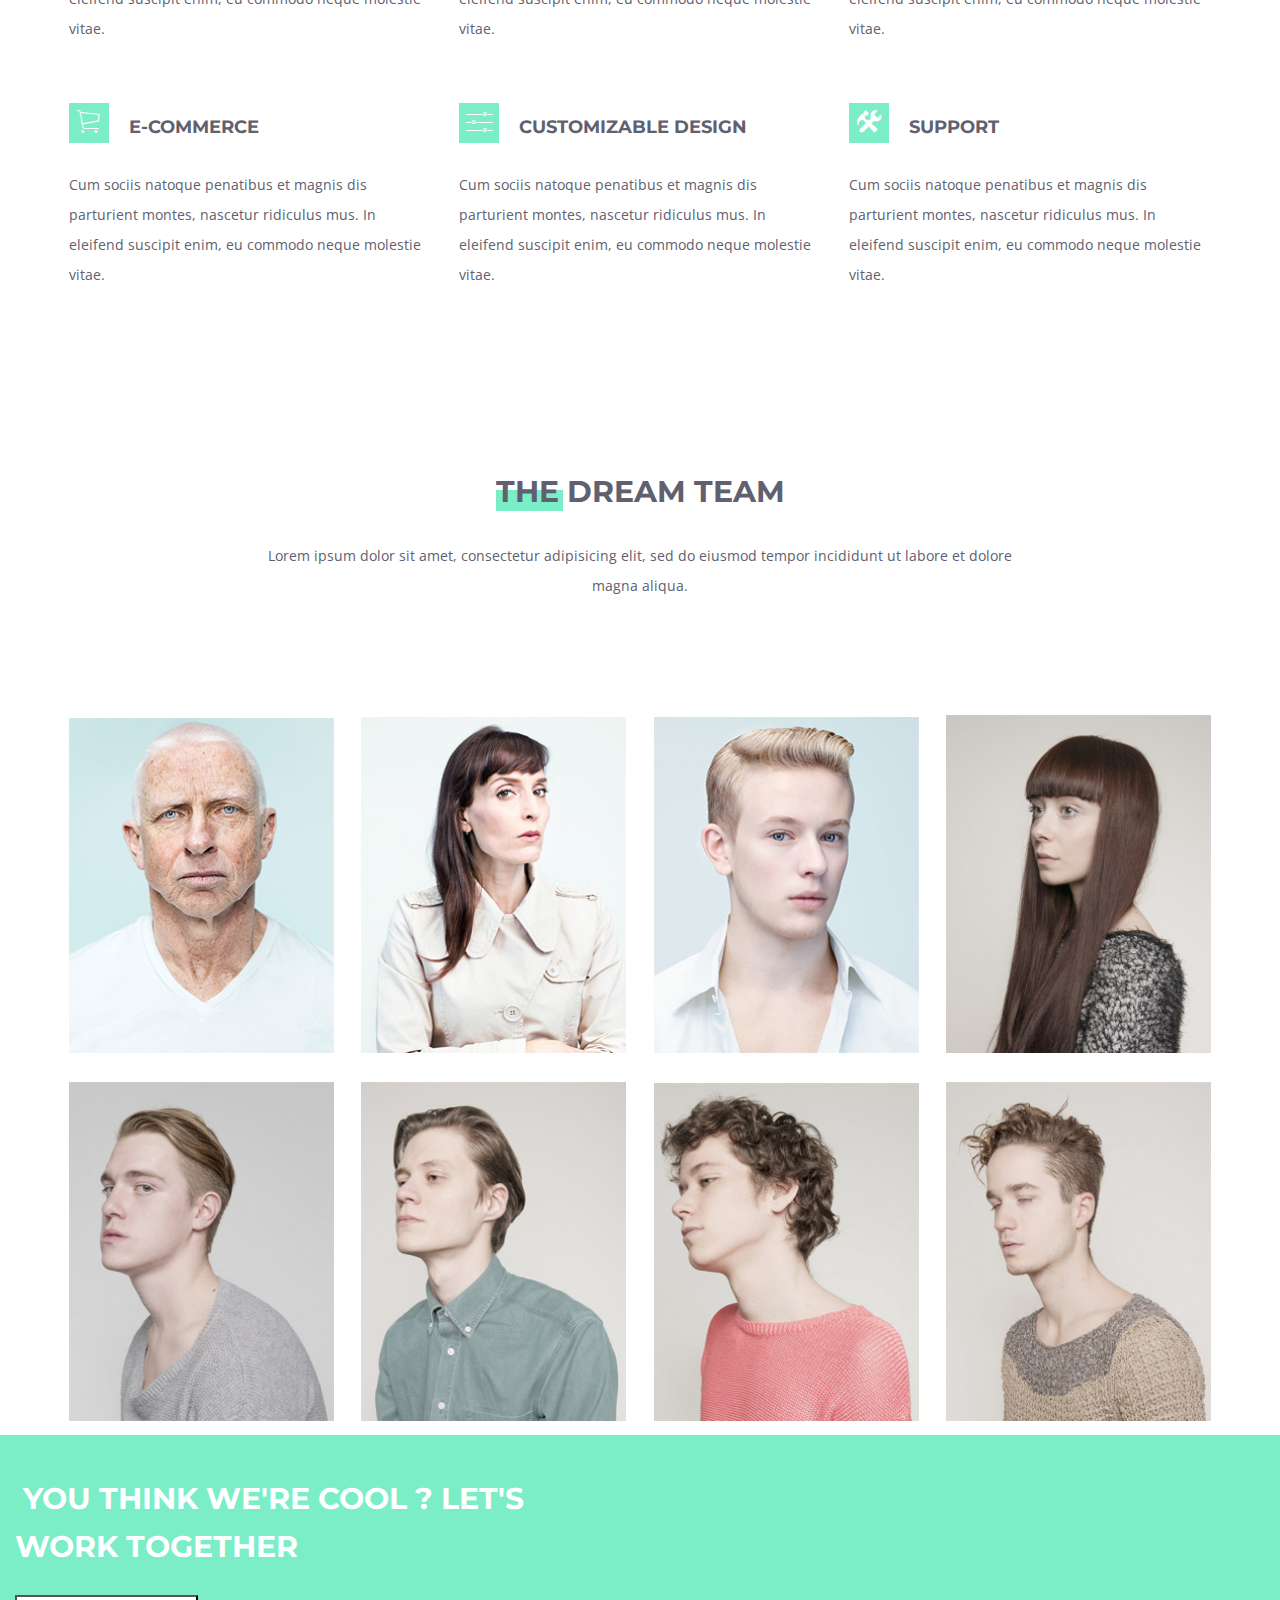
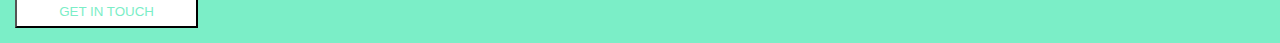
<file: grids/work.html>
<!DOCTYPE html>
<html lang="en">
<head>
    <meta charset="UTF-8">
    <title>Title</title>
    <link rel="stylesheet" href="work.css">
    <link rel="stylesheet" href="styles/ionicons.css">
</head>
<body>
    <header>
        <div>
            <h1>ABOUT us</h1>
            <span>Home /</span><span> About</span>
        </div>
    </header>
    <main>
    <div class="row">
        <div class="col-6">
            <h2>about us</h2>
            <h4>We are awesome</h4>
            <p>Lorem ipsum dolor sit amet, consectetuer adipiscing elit, sed diam nonummy nibh euismod tincidunt ut laoreet dolore magna aliquam erat volutpat. Ut wisi enim ad minim veniam, quis nostrud exerci tation ullamcorper suscipit lobortis nisl ut aliquip ex ea commodo consequat. Duis autem vel eum iriure dolor in hendrerit in vulputate velit esse molestie consequat, vel illum dolore eu feugiat nulla facilisis at vero eros et accumsan et iusto odio dignissim qui blandit praesent luptatum zzril delenit augue duis dolore te feugait nulla facilisi.</p>
        </div>
        <div class="col-6">
            <h2>What We Do</h2>
            <h4>Creative & Digital</h4>
            <p>Lorem ipsum dolor sit amet, consectetuer adipiscing elit, sed diam nonummy nibh euismod tincidunt ut laoreet dolore magna aliquam erat volutpat. Ut wisi enim ad minim veniam, quis nostrud exerci tation ullamcorper suscipit lobortis nisl ut aliquip ex ea commodo consequat. Duis autem vel eum iriure dolor in hendrerit in vulputate velit esse molestie consequat, vel illum dolore eu feugiat nulla facilisis at vero eros et accumsan et iusto odio dignissim qui blandit praesent luptatum zzril delenit augue duis dolore te feugait nulla facilisi.</p>
        </div>
    </div>
        <div class="row row1">
            <div class="col-1">
                <h2>some benefits</h2>
                <p>Lorem ipsum dolor sit amet, consectetur adipisicing elit, sed do eiusmod tempor incididunt ut labore et dolore magna aliqua.</p>
            </div>
        </div>
        <div class="row row3">
            <div class="col-4">
                <h3> <i class="icon icon-cyan ion-iphone"></i>FULLY RESPONSIVE</h3><!--для цвета фона иконки-->
                <p>Cum sociis natoque penatibus et magnis dis parturient montes, nascetur ridiculus mus. In eleifend suscipit enim, eu commodo neque molestie vitae.</p>
            </div>
            <div class="col-4">
                <h3><i class="icon icon-cyan ion-ios-infinite-outline"></i>UNLIMITED OPTIONS</h3>
                <p>Cum sociis natoque penatibus et magnis dis parturient montes, nascetur ridiculus mus. In eleifend suscipit enim, eu commodo neque molestie vitae.</p>
            </div>
            <div class="col-4">
                <h3><i class="icon icon-cyan ion-social-wordpress-outline"></i>WORDPRESS</h3>
                <p>Cum sociis natoque penatibus et magnis dis parturient montes, nascetur ridiculus mus. In eleifend suscipit enim, eu commodo neque molestie vitae.</p>
            </div>
            <div class="col-4">
                <h3><i class="icon icon-cyan ion-ios-cart-outline"></i>e-commerce</h3>
                <p>Cum sociis natoque penatibus et magnis dis parturient montes, nascetur ridiculus mus. In eleifend suscipit enim, eu commodo neque molestie vitae.</p>
            </div>
            <div class="col-4">
                <h3><i class="icon icon-cyan ion-ios-settings"></i>CUSTOMIZABLE DESIGN</h3>
                <p>Cum sociis natoque penatibus et magnis dis parturient montes, nascetur ridiculus mus. In eleifend suscipit enim, eu commodo neque molestie vitae.</p>
            </div>
            <div class="col-4">
                <h3><i class="icon icon-cyan ion-settings"></i>SUPPORT</h3>
                <p>Cum sociis natoque penatibus et magnis dis parturient montes, nascetur ridiculus mus. In eleifend suscipit enim, eu commodo neque molestie vitae.</p>
            </div>
        </div>
        <div class="row row1">
            <div class="col-1">
                <h2>THE DREAM TEAM</h2>
                <p>Lorem ipsum dolor sit amet, consectetur adipisicing elit, sed do eiusmod tempor incididunt ut labore et dolore magna aliqua.</p>
            </div>
        </div>
        <div class="row row3">
            <div class="col-3">
                <img src="image/ph_1.jpg" alt="photo1">
            </div>
            <div class="col-3">
                <img src="image/ph_2.jpg" alt="photo2">
            </div>
            <div class="col-3">
                <img src="image/ph_3.jpg" alt="photo3">
            </div>
            <div class="col-3">
                <img src="image/ph_4.jpg" alt="photo4">
            </div>
            <div class="col-3">
                <img src="image/ph_5.jpg" alt="photo5">
            </div>
            <div class="col-3">
                <img src="image/ph_6.jpg" alt="photo6">
            </div>
            <div class="col-3">
                <img src="image/ph_7.jpg" alt="photo7">
            </div>
            <div class="col-3">
                <img src="image/ph_8.jpg" alt="photo8">
            </div>
        </div>
    </main>
    <footer>
        <div class="row2">
            <div class="col-6">
                <h2 class="white"> YOU THINK WE'RE COOL ? LET'S WORK TOGETHER</h2>
                <label><input type="button"  name="get" value="get in touch"></label>
            </div>
        </div>
    </footer>
</body>
</html>
</file>
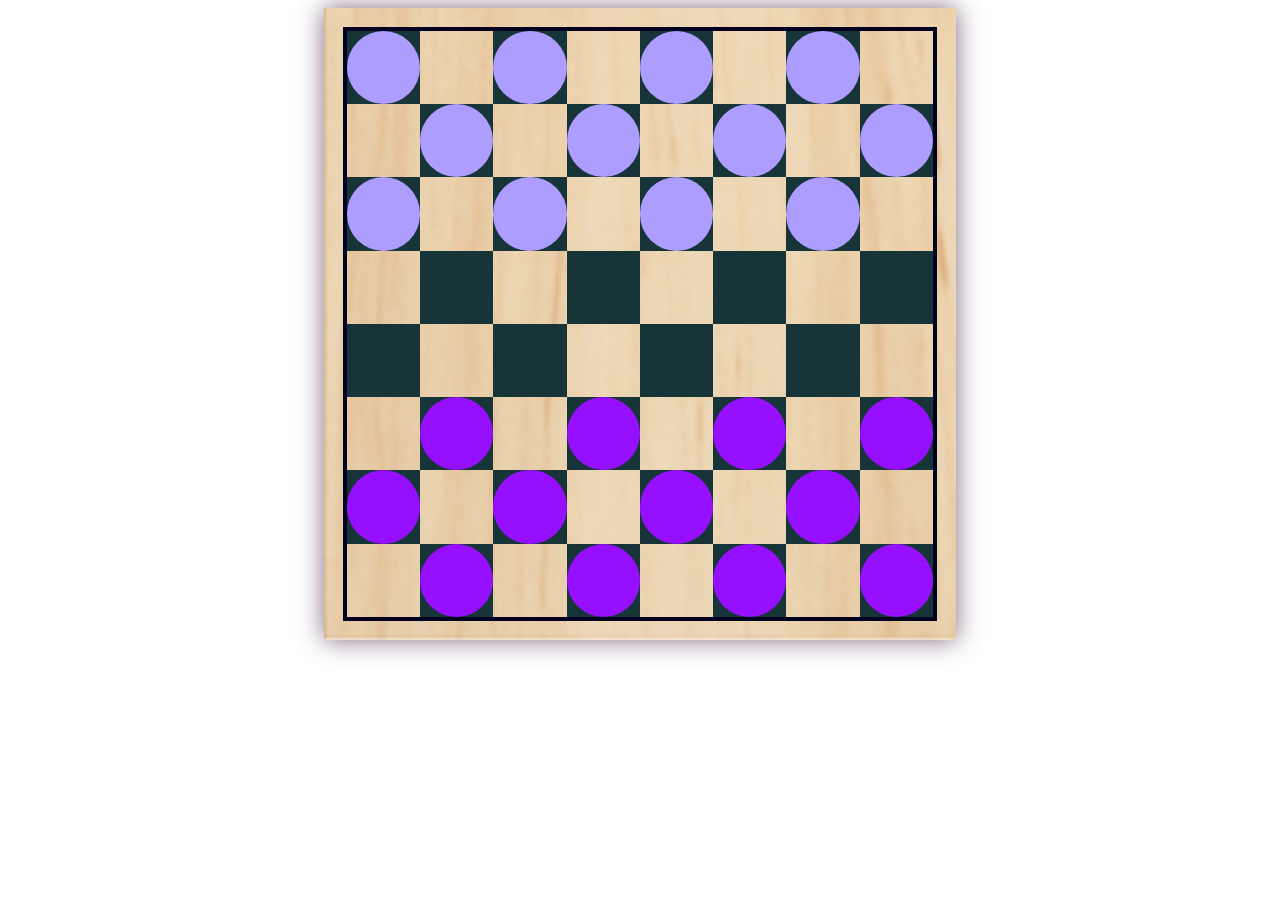
<file: position/chess.html>
<!DOCTYPE html>
<html lang="en">
<head>
    <meta charset="UTF-8">
    <title>Chess</title>
    <link rel="stylesheet" href="chess.css">
    <link rel="icon" href="13553048779700_icon.png">
</head>
<body>
        <div class="bord">
        <div class="container">
            <div class="line">
                <div class="cell">1</div>
                <div class="cell">2</div>
                <div class="cell">3</div>
                <div class="cell">4</div>
            </div>
            <div class="line">
                <div class="cell">5</div>
                <div class="cell">6</div>
                <div class="cell">7</div>
                <div class="cell">8</div>
            </div>
            <div class="line">
                <div class="cell">j</div>
                <div class="cell">g</div>
                <div class="cell">g</div>
                <div class="cell">d</div>
            </div>
            <div class="line">
                <div class="cell">j</div>
                <div class="cell">g</div>
                <div class="cell">g</div>
                <div class="cell">d</div>
            </div>
            <div class="line">
                <div class="cell">j</div>
                <div class="cell">g</div>
                <div class="cell">g</div>
                <div class="cell">d</div>
            </div>
            <div class="line">
                <div class="cell">j</div>
                <div class="cell">g</div>
                <div class="cell">g</div>
                <div class="cell">d</div>
            </div>
            <div class="line">
                <div class="cell">j</div>
                <div class="cell">g</div>
                <div class="cell">g</div>
                <div class="cell">d</div>
            </div>
            <div class="line">
                <div class="cell">j</div>
                <div class="cell">g</div>
                <div class="cell">g</div>
                <div class="cell">d</div>
            </div>
        </div>
        </div>
</body>
</html>
</file>
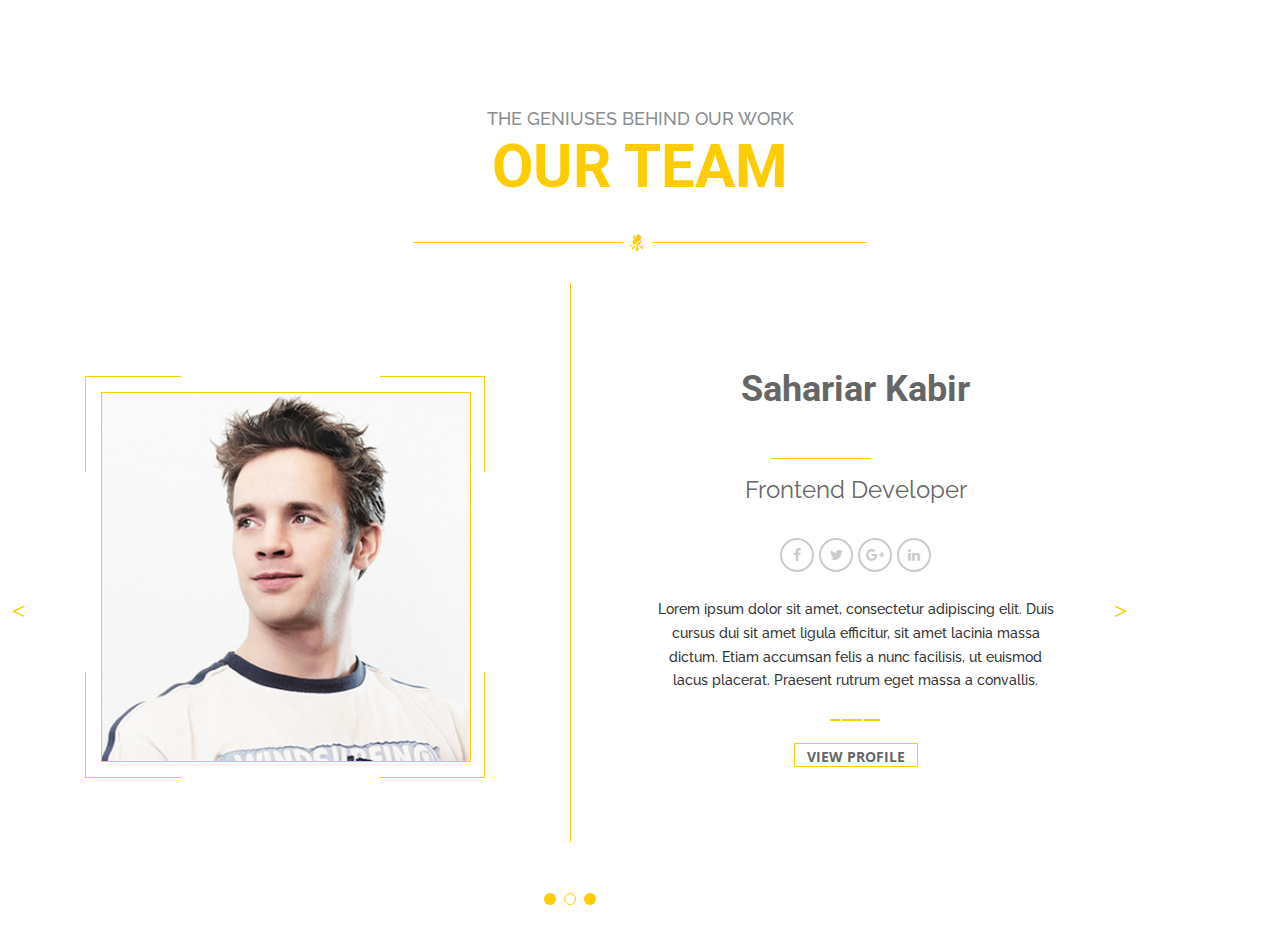
<file: preprocess_work/our_team.html>
<!DOCTYPE html>
<html lang="en">
<head>
    <meta charset="UTF-8">
    <title>Title</title>
    <link rel="stylesheet" href="styles/style.css">
    <link rel="stylesheet" href="styles/ionicons.css">
    <link rel="stylesheet" href="styles/font-awesome.css">
    <link rel="stylesheet" href="styles/normalize.css">
</head>
<body>
    <header>
        <p>THE GENIUSES BEHIND OUR WORK</p>
        <h1>our team</h1>
        <div class="icon-line">
            <i class=" icon ion-bonfire"></i>
        </div>
    </header>
    <main>
        <div class="resume">
            <div class="col-6 resume-photo">
                <div class="resume-photo-inner">
                    <img src="photo.jpg" alt="" class="resume-photo-inner-img">
                </div>
            </div>
            <div class="col-6 resume-info">
                <div class="resume-info-fio">Sahariar Kabir</div>
                <div class="resume-info-fio-tittle">Frontend Developer</div>
                <div class="resume-info-icons">
                    <i class="fa fa-facebook"></i>
                    <i class="fa fa-twitter" aria-hidden="true"></i>
                    <i class="fa fa-google-plus"></i>
                    <i class="fa fa-linkedin"></i>
                </div>
                <div class="resume-info-text">Lorem ipsum dolor sit amet, consectetur adipiscing elit. Duis cursus dui sit amet ligula efficitur, sit amet lacinia massa dictum. Etiam accumsan felis a nunc facilisis, ut euismod lacus placerat. Praesent rutrum eget massa a convallis. </div>
                <button class="resume-info-view" name="view" value="">view profile</button>
            </div>
            <div class="resume-menu">
                <p></p>
                <p></p>
                <p></p>
            </div>
        </div>
    </main>
</body>
</html>
</file>
<file: exam/styles/main.css>
@import url("https://fonts.googleapis.com/css?family=Lato:100,300,400|Raleway:700");
html, body {
  margin: 0;
  padding: 0; }

.secInner {
  width: 100%;
  max-width: 1170px;
  margin: 0 auto; }

header {
  min-height: 100vh;
  background: url("../images/bgHeader.jpg") center 100%, #23729b;
  padding-top: 50px;
  color: white; }
  header .logo {
    float: left; }
    header .logo:hover {
      cursor: alias; }
  header .m-nav {
    float: right;
    width: 50%; }
    header .m-nav-ol {
      list-style: none;
      font-size: 0;
      width: 100%; }
    header .m-nav-li {
      display: inline-block;
      width: 20%; }
      header .m-nav-li a {
        text-decoration: none;
        color: #fffefe;
        font: 500 14px/2.69 'Lato', arial, sans-serif;
        letter-spacing: 0.025em; }
        header .m-nav-li a:hover {
          color: #00b3ff; }
  header h1 {
    clear: both;
    margin-top: 270px;
    text-transform: uppercase;
    margin-bottom: 0;
    font: 700 48px/1.25 'Raleway', arial, sans-serif; }
  header h1, header p {
    text-align: center;
    padding: 50px 10px; }
  header p {
    margin-bottom: 200px;
    margin-top: 0;
    color: #fffefe;
    position: relative;
    font: 400 22px/1.36 'Lato', arial, sans-serif;
    letter-spacing: 0.05em; }
    header p:before {
      position: absolute;
      content: '';
      display: block;
      border-top: 2px solid #fffefe;
      top: 0;
      left: 50%;
      width: 86px;
      height: 10px;
      margin-left: -43px; }
  header .svgInner {
    display: block;
    padding: 50px 0;
    text-align: center; }
    header .svgInner svg:hover .cls-2 {
      fill: #00b3ff; }

.row {
  width: 100%;
  font-size: 0;
  margin: 80px auto 117px; }
  .row .col-4 {
    width: 31.6%;
    display: inline-block;
    font-size: 10px;
    text-align: center;
    margin: 0 30px 0 0; }
    .row .col-4:last-child {
      margin-right: 0; }
    .row .col-4 .svg1 {
      width: 80px; }
    .row .col-4 .svg2 {
      width: 190px; }
    .row .col-4 .svg3 {
      width: 115px; }
    .row .col-4.sec-1 {
      padding: 0 15px;
      -webkit-box-sizing: border-box;
      -moz-box-sizing: border-box;
      box-sizing: border-box; }
    .row .col-4 p, .row .col-4 h5 {
      color: #222222; }
    .row .col-4 p {
      font: 400 16px/1.875 'Lato', arial, sans-serif; }
    .row .col-4 h5 {
      font: 400 24px/1 'Lato', arial, sans-serif;
      letter-spacing: 0.01em; }
  .row.sec-3 {
    margin-bottom: 0; }

section h3 {
  margin: 117px auto 156px;
  text-transform: uppercase;
  color: #222222;
  font: 700 35px/1.7 'Raleway', arial, sans-serif;
  text-align: center;
  position: relative; }
  section h3:after {
    position: absolute;
    content: '';
    display: block;
    border-top: 2px solid #000;
    bottom: -75px;
    left: 50%;
    width: 86px;
    height: 5px;
    margin-left: -43px; }

.sec-2 {
  width: 100%;
  background: url("../images/bgSec2.jpg") center 100%, #191919;
  color: #fff; }
  .sec-2 .secInner {
    padding-top: 155px;
    background: url("../images/bgsec2phone.png") no-repeat right 100%; }
  .sec-2-tittle {
    font: 400 45.08px/1.4 'Lato', arial, sans-serif;
    letter-spacing: 0.04em;
    text-transform: uppercase;
    margin: 0; }
  .sec-2-p {
    margin: 0;
    font: 300 22px/1.27 'Lato', arial, sans-serif; }
  .sec-2-span {
    display: inline-block;
    margin: 63px 0 113px;
    text-decoration: underline;
    font: 400 18px/1.53 'Lato', arial, sans-serif; }
    .sec-2-span:hover {
      color: #2eb4ff;
      letter-spacing: 0.07em; }

.sec-3 .more {
  text-align: center;
  padding: 80px 0;
  margin: 0 auto; }
.sec-3 span {
  padding: 10px 150px;
  height: 60px;
  line-height: 60px;
  border: 3px solid #222222;
  text-transform: uppercase;
  font: 400 24px/2.5 'Lato', arial, sans-serif;
  letter-spacing: 0.04em; }
  .sec-3 span:hover {
    background: #808080;
    color: #000050; }

footer {
  background: url("../images/bgfooter.jpg") center 100%, #1a1a1a; }
  footer .inner {
    margin: 0 auto;
    padding: 115px 0;
    text-align: center; }
  footer h3 {
    margin: 0;
    text-transform: uppercase;
    color: #fff;
    font: 700 35px/1.7 'Raleway', arial, sans-serif;
    text-align: center;
    -webkit-box-sizing: border-box;
    -moz-box-sizing: border-box;
    box-sizing: border-box;
    position: relative; }
    footer h3:after {
      position: absolute;
      content: '';
      display: block;
      border-top: 2px solid #000;
      bottom: -75px;
      left: 50%;
      width: 86px;
      height: 5px;
      margin-left: -43px;
      border-color: #fff; }
  footer .soc1w, footer .soc2w, footer .soc3w, footer .soc4w, footer .soc5w {
    width: 24px;
    margin-left: 24px;
    margin-top: 140px; }
  footer .soc2w {
    width: 13px;
    margin-left: 30px; }
  footer form {
    width: 666px;
    margin: 60px auto 0; }
    footer form .msg, footer form .name, footer form .email {
      -webkit-box-sizing: border-box;
      -moz-box-sizing: border-box;
      box-sizing: border-box;
      height: 50px;
      background-color: inherit;
      color: #676767;
      font: 400 18px/2.22 'Lato', arial, sans-serif;
      font-style: italic;
      line-height: 50px;
      padding: auto 28px;
      border: none;
      border-bottom: 2px solid #afafaf; }
    footer form input:hover {
      border-color: #0000ff;
      transform: scale(1.1); }
      footer form input:hover::-webkit-input-placeholder, footer form input:hover::-moz-placeholder, footer form input:hover:-ms-input-placeholder {
        color: #0000ff; }
    footer form .msg {
      width: 100%;
      margin-top: 90px; }
    footer form .name, footer form .email {
      width: 302px; }
    footer form .name {
      margin-right: 58px; }
    footer form button {
      margin-top: 50px;
      background: inherit;
      border: 3px solid white;
      width: 183px;
      height: 60px;
      -webkit-box-sizing: border-box;
      -moz-box-sizing: border-box;
      box-sizing: border-box;
      color: #fff;
      text-transform: uppercase;
      padding: 16px 55px;
      line-height: 60px;
      font: 400 24px/1 'Lato', arial, sans-serif;
      letter-spacing: 0.04em; }
      footer form button:hover {
        background: rgba(255, 255, 255, 0.3);
        color: #0000ff;
        border-color: #0000ff; }

/*# sourceMappingURL=main.css.map */
</file>
<file: BEM/homeBEM.css>
html{
    min-height:600px;
    /*max-width:800px;*/
}
body{
    background: url("image/mainbg.jpg") no-repeat;
    background-size: 100%; /*почему не совпал фон с макетом*/

}
.card{
    position: absolute;
    left: 0;
    right: 0;
    bottom: 0;
    top: 0;
    margin: 10.5% auto;
    background:#152335;
    width: 67.5%;
    height: 74.5%;
    box-sizing: border-box;
    border-radius: 2.5% ;
    box-shadow: 0 0 7em rgba(0,0,0,0.8) ;
    /*z-index: 2;*/
}

.card__inner{
    width: 100%;
    height: 100%;
    position: relative;
    /*z-index: 2;*/
}
.card__inner:after{
    content: '';
    background: url(image/logoDark.png) no-repeat;
    background-size: 45%;
    height: 20%;
    width: 20%;
    position: absolute;
    top: 1.5em;
    left: 1.5em;
}
.card__picture{
    float: left;
    height: 100%;
    width:60%;
    margin: 0;
}
.card__picture-product{
    margin: 10% auto 0;
    height: 70%;
    width: 85%;
    box-sizing: border-box;
    padding: 20% 0 2.5%;
    text-align: center;
}
.card__picture-product-main:before{
    content: '';
    display: block;
    padding-top: 100%;}
.card__picture-colors{
    width: 100%;
    height: 10%;
    text-align: center;
    margin-top:9%;
}

.card__picture-color{
    display: inline-block;
    border-radius: 50%;
    border: inherit;
    width: 2.5%;
    height: 20%;
    margin: .5%;
}
.card__picture-color--black{
        border: 1px solid #858C9B;
        background: #29334E;
}
.card__picture-color--red{
    background:#F54E40;
}
.card__picture-color--white{
    background:white;
}
.card__picture-color--blue{
    background:#1DE8F3;
}
.card__info{
    display: inline-block;
    padding:2em;
    font-family: Arial, sans-serif;
font-weight: 200}
.card__info-title{color:#8C9096;
    font-size: 24px;
    padding-top: .88em;
    line-height:24px;
    margin:  0.7em 0;
}
.card__info-opis{ color:#8C9096;
    font-size: 14px;
    margin:  0;}
.card__info-rating{ display: inline-block;
    /*padding: 1.5em 0;*/
    /*margin: 1.5em 0;*/
    font-size: 0;
}
.card__info-rating-stars{
    padding: 1.5em 0;}
.card__info-rating-stars--grey{opacity: 0.3
}
.card__info-size-BT,
.card__info-qty-BT {color: #8C9096;
    border: 1px solid #8C9096;
    font-size: 14px;
    padding: 3.7% 6.2% ;
    display: inline-block;
  }
.card__info-size-BT:after{
    content:  url(image/galka.png);
}
.card__info-qty-BT:after{content:   url(image/galka.png);}
.card__info-add{background: #2A3544;
    display: inline-block;
    color: #8C9096;
    border: 1px solid #8C9096;
    font-size: 14px;
    margin-top: 15%;
    width:50%;
    padding: 6.5% 25%;
    text-align: center;
    /*line-height:14px;*/
}
</file>
<file: BEM/work.css>
body{
    background-image: url(image/background_picture.jpg);
    background-size: 100%;
    height: 100%;
    min-height:625px;
    width: 100%;
}
header{
    margin-top: 2.5%;
}
.btn_menu{float: right;
    margin-right: 10%;
}
.logo{margin-left: 12.5%;
}
.card{
    position: absolute;
    left: 0;
    right: 0;
    bottom: 0;
    top: 0;
    background-image: url(image/bg2.jpg);
    background-size: 100%;
    /*background-repeat: round;*/
    margin: 10.5% auto;
    width:73.7%;
    height: 84%;
    box-sizing: border-box;
    /*z-index: 2;*/
    }

.card__inner{
    width: 100%;
    height: 100%;
    position: relative;
    /*z-index: 2;*/
}
.card__inner:after{
    content: '';
    background: url(image/btn_close.png) no-repeat;
    /*z-index: 2;*/
    /*border: solid;*/
    background-size: 50%;
    height: 7%;
    width: 5%;
    position: absolute;
    top: 0.5em;
    right: 0.5em;
}
.card__picture{
    float: left;
    height: 100%;
    width:67%;
    /*z-index: 2;*/
    margin: 0;
     }
.card__picture-product{
    margin: 5% auto 0;
    height: 75%;
    width: 87%;
    box-sizing: border-box;
}
.card__picture-product-main{
    width: 95%;
    padding: 2.5% 0;
    margin: auto 2%;
    box-sizing: border-box;
    z-index: 2; }
.card__picture-product-main:before{
    content: '';
    display: block;
    padding-top: 100%;}
.card__picture-images{
    width: 100%;
    height: 10%;
    margin-top: 3.3% ;
    text-align: center;
    }
.card__picture-image{
    width: 8.5%;
    padding-left: 2.5%;
     display: inline-block;
     }
.card__picture-image:before{
    content: '';
    display: block;
    padding-top: 100%;}
.card_prozrachn1{
    position: absolute;
    background: #ffffff;
    opacity: 0.3;
    width: 104%;
    height: 95%;
    top: 2.5%;
    left: -2%;
    z-index: -1
}
.card_prozrachn2{
    position: absolute;
    background: #ffffff;
    opacity: 0.3;
    width: 107%;
    height: 90%;
    top: 5%;
    left: -3.5%;
    z-index: -1;
}
.card__info{
    float: left;
    padding: 5.5% 4.3%;
    width: 23%;
    margin: 0;
    /*height: 100%;*/
    font-family: Arial, sans-serif;
}
.card__info-new{
    width: 20%;
    background: #FEA60A;
    display: block;
    font-size: 15px;
    color: white;
    padding: 2.5%;
    margin: 0 0 0.5em;
}
.card__info-begin{
    font-size: 23px;
    text-transform: uppercase;
    margin: 0;
    padding: 0;
    /*letter-spacing: -0.08em;*/
    font-stretch:ultra-condensed;
    line-height:28px;
    display: inline-block;
    font-weight: 600;
}
.card__info-begin--blue{color: #1211ff}
.card__info-price{font-size:1.5em;
    font-stretch:ultra-condensed;
}
.card__info-rating-title{ display: inline-block;
    font-size: 11px;
    padding-right: 1em;
    }
.card__info-rating{display: inline-block}
.card__info-rating-stars--grey{opacity: 0.5}
.card__info-size-title{font-size: 10px;

    margin: 10% 0 0;}
.card__info-size-choices{
    width: 100%;
    margin: 0;
    line-height:14px;
    text-align: justify; }
.card__info-size-choice {
    display: inline-block;
    font-size: 14px;
    margin-right: 1.67em;


    }
p[class=card__info-size-choice]:last-of-type{
    margin-right: 0;}
.card__info-size-choice--customer{border: 1px solid black;
    padding: 0.2em;}
.card__info-add,
.card__info-wish{
    text-transform: uppercase;
    font-size: 11px;
    padding: .7em 1.5em;
    text-align: center;
    width: 46.5%;
    font-stretch:ultra-condensed;
    }
.card__info-add { background: #A200B8;
    color: white;
    margin: 1.7em 0 0.4em;
    border: 1px solid #A200B8;
}
.card__info-wish{
    border: 1px solid black;
    margin: 0.1em 0 0;

}
</file>
<file: cross_flex/cross_flex.css>
@import url('https://fonts.googleapis.com/css?family=Roboto:300');
@font-face {
    font-family: 'bebas_neuebold';
    src: url('fonts/bebasneue_bold-webfont.woff2') format('woff2'),
    url('fonts/bebasneue_bold-webfont.woff') format('woff');
    font-weight: normal;
    font-style: normal;
}
@font-face {
    font-family: 'bebas_neueregular';
    src: url('fonts/bebasneue_regular-webfont.woff2') format('woff2'),
    url('fonts/bebasneue_regular-webfont.woff') format('woff');
    font-weight: normal;
    font-style: normal;
}
@font-face {
    font-family: 'bebas_neuethin';
    src: url('fonts/bebasneue_thin-webfont.woff2') format('woff2'),
    url('fonts/bebasneue_thin-webfont.woff') format('woff');
    font-weight: normal;
    font-style: normal;
}
html, body {
    height: 100%;
}
body {
    margin: 0;
    background-image: linear-gradient(to bottom right, #9789f9, #9117de);
    display: flex;
    justify-content: center;
    align-items: center;
}
main {
    width: 1065px;
    display: flex;
    justify-content: space-between;
    align-items: center;
    position: relative;
}
.item {
    width: 327px;
    height: 611px;
    background: #fff;
    position: relative;
}
.item-popular {
    width: 370px;
    height: 691px;
}
.icon {
    display: block;
    text-align: center;
    font-size: 30px;
    padding: 3px;
    z-index: 2;
    position: absolute;
    left: 45.45%;
}
.item-popular .icon {
    font-size: 36px;
    left: 45.14%;
    bottom: 10%;
}

.item-bottom,
.item-top {
     background: #f5f4f9;
 }
.item-top {
    color: #181818;
    height: 220px;
    position: relative;
    overflow: hidden; /* для отображения только сегмента белого круга*/
}
.price {
    font: 300 60px/0.6  'bebas_neuethin', arial, sans-serif;
    letter-spacing: 0.08em;
    height: 44px;
    padding: 40px 0 0;
    text-align: center;
}
.price sup {
    font: 300 24px/0.6  'bebas_neuethin', arial, sans-serif;
}
.price sub {
    font: 300 16px/0.6  'bebas_neuethin', arial, sans-serif;
}
.p-tittle {
    font: 400 24px/1.5  'bebas_neueregular', arial, sans-serif;
    letter-spacing: 0.04em;
    text-align: center;
}
.item-popular .p-tittle {
    letter-spacing: 0.08em;
}
.item-top:after {
    content: '';
    display: block;
    position: absolute;
    bottom: -66px;
    left: -5%;
    width: 110%;
    height: 132px;
    border-radius:50%;
    background: #fff;
    z-index: 1;
}
.item-popular .item-top {
    height: 250px;
}
.item-popular .item-top:after {
    height: 150px;
    bottom: -75px;
}
.item-p {
    margin:35px 0 0 95px;
    font: 300 16px/1  'Roboto', arial, sans-serif;
}
.item-popular .item-bottom .item-p {
    color: #a9a9a9;
    font-size: 11px;
    line-height: 53px;
    text-align: center;
    margin-left: 0;
}
.item-bottom {
    position: absolute;
    bottom:0;
    width: 100%;
    height: 60px;
   }
.item-popular .item-bottom {
    height: 92px;
}
.pop-round {
    position: absolute;
    top: 20px;
    right: 20px;
    width: 46px;
    height: 46px;
    background: #fd8d7b;
    border-radius: 50%;
    text-align: center;
    line-height:46px;
    color: white;
}
.pop-round-inner {
    position: relative;
}
.pop-round-inner:after,
.pop-round-inner:before {
    content: '';
    display: block;
    border-radius:50%;
    position: absolute;
    background: #fd8d7b;
}
.pop-round-inner:after {
    right: -6px;
    top: -6px;
    width:13px;
    height:13px;
}
.pop-round-inner:before {
    top: -10px;
    right: -13px;
    width: 4px;
    height: 4px;
}
.item:after { content: 'Place an order';
    display: block;
    position: absolute;
    width: 202px;
    height: 54px;
    background: #6fcffb;
    font: 600 18px/1  'bebas_neuebold', arial, sans-serif;
    border-radius: 27px;
    line-height:54px;
    text-align: center;
    color: white;
    bottom: -27px;
    left: 20%;
    text-transform: uppercase;
}
.item-popular:after {
    background: #fd8d7b;
    left: 84px;
    bottom: 65px;
}
.pop-round-hint {
    position: relative;
}
.pop-round-hint-inner {
    font: 400 16px/2.25  'bebas_neueregular', arial, sans-serif;
    letter-spacing: 0.08em;
    color: #fff;
    background: #3b4040;
    width: 100px;
    height: 30px;
    line-height: 30px;
    -webkit-box-sizing: border-box;
    -moz-box-sizing: border-box;
    box-sizing: border-box;
    position: absolute;
    top: -38px;
    left: 48px;
    z-index: 1;
    border-radius: 15px;
    display: none;
}
.pop-round-hint-inner:before {
    content: '';
    display: block;
    position: absolute;
    z-index: 1;
    width: 0;
    height: 0;
    border: 8px solid transparent;
    border-right-color: #3b4040;
    left: -14px;
    top: 8px;
}
div[class=pop-round-hint-inner]:hover {
    display: block;
}
</file>
<file: cross_flex/themify-icons.css>
@font-face {
	font-family: 'themify';
	src:url('fonts/themify.eot?-fvbane');
	src:url('fonts/themify.eot?#iefix-fvbane') format('embedded-opentype'),
		url('fonts/themify.woff?-fvbane') format('woff'),
		url('fonts/themify.ttf?-fvbane') format('truetype'),
		url('fonts/themify.svg?-fvbane#themify') format('svg');
	font-weight: normal;
	font-style: normal;
}

[class^="ti-"], [class*=" ti-"] {
	font-family: 'themify';
	speak: none;
	font-style: normal;
	font-weight: normal;
	font-variant: normal;
	text-transform: none;
	line-height: 1;

	/* Better Font Rendering =========== */
	-webkit-font-smoothing: antialiased;
	-moz-osx-font-smoothing: grayscale;
}

.ti-wand:before {
	content: "\e600";
}
.ti-volume:before {
	content: "\e601";
}
.ti-user:before {
	content: "\e602";
}
.ti-unlock:before {
	content: "\e603";
}
.ti-unlink:before {
	content: "\e604";
}
.ti-trash:before {
	content: "\e605";
}
.ti-thought:before {
	content: "\e606";
}
.ti-target:before {
	content: "\e607";
}
.ti-tag:before {
	content: "\e608";
}
.ti-tablet:before {
	content: "\e609";
}
.ti-star:before {
	content: "\e60a";
}
.ti-spray:before {
	content: "\e60b";
}
.ti-signal:before {
	content: "\e60c";
}
.ti-shopping-cart:before {
	content: "\e60d";
}
.ti-shopping-cart-full:before {
	content: "\e60e";
}
.ti-settings:before {
	content: "\e60f";
}
.ti-search:before {
	content: "\e610";
}
.ti-zoom-in:before {
	content: "\e611";
}
.ti-zoom-out:before {
	content: "\e612";
}
.ti-cut:before {
	content: "\e613";
}
.ti-ruler:before {
	content: "\e614";
}
.ti-ruler-pencil:before {
	content: "\e615";
}
.ti-ruler-alt:before {
	content: "\e616";
}
.ti-bookmark:before {
	content: "\e617";
}
.ti-bookmark-alt:before {
	content: "\e618";
}
.ti-reload:before {
	content: "\e619";
}
.ti-plus:before {
	content: "\e61a";
}
.ti-pin:before {
	content: "\e61b";
}
.ti-pencil:before {
	content: "\e61c";
}
.ti-pencil-alt:before {
	content: "\e61d";
}
.ti-paint-roller:before {
	content: "\e61e";
}
.ti-paint-bucket:before {
	content: "\e61f";
}
.ti-na:before {
	content: "\e620";
}
.ti-mobile:before {
	content: "\e621";
}
.ti-minus:before {
	content: "\e622";
}
.ti-medall:before {
	content: "\e623";
}
.ti-medall-alt:before {
	content: "\e624";
}
.ti-marker:before {
	content: "\e625";
}
.ti-marker-alt:before {
	content: "\e626";
}
.ti-arrow-up:before {
	content: "\e627";
}
.ti-arrow-right:before {
	content: "\e628";
}
.ti-arrow-left:before {
	content: "\e629";
}
.ti-arrow-down:before {
	content: "\e62a";
}
.ti-lock:before {
	content: "\e62b";
}
.ti-location-arrow:before {
	content: "\e62c";
}
.ti-link:before {
	content: "\e62d";
}
.ti-layout:before {
	content: "\e62e";
}
.ti-layers:before {
	content: "\e62f";
}
.ti-layers-alt:before {
	content: "\e630";
}
.ti-key:before {
	content: "\e631";
}
.ti-import:before {
	content: "\e632";
}
.ti-image:before {
	content: "\e633";
}
.ti-heart:before {
	content: "\e634";
}
.ti-heart-broken:before {
	content: "\e635";
}
.ti-hand-stop:before {
	content: "\e636";
}
.ti-hand-open:before {
	content: "\e637";
}
.ti-hand-drag:before {
	content: "\e638";
}
.ti-folder:before {
	content: "\e639";
}
.ti-flag:before {
	content: "\e63a";
}
.ti-flag-alt:before {
	content: "\e63b";
}
.ti-flag-alt-2:before {
	content: "\e63c";
}
.ti-eye:before {
	content: "\e63d";
}
.ti-export:before {
	content: "\e63e";
}
.ti-exchange-vertical:before {
	content: "\e63f";
}
.ti-desktop:before {
	content: "\e640";
}
.ti-cup:before {
	content: "\e641";
}
.ti-crown:before {
	content: "\e642";
}
.ti-comments:before {
	content: "\e643";
}
.ti-comment:before {
	content: "\e644";
}
.ti-comment-alt:before {
	content: "\e645";
}
.ti-close:before {
	content: "\e646";
}
.ti-clip:before {
	content: "\e647";
}
.ti-angle-up:before {
	content: "\e648";
}
.ti-angle-right:before {
	content: "\e649";
}
.ti-angle-left:before {
	content: "\e64a";
}
.ti-angle-down:before {
	content: "\e64b";
}
.ti-check:before {
	content: "\e64c";
}
.ti-check-box:before {
	content: "\e64d";
}
.ti-camera:before {
	content: "\e64e";
}
.ti-announcement:before {
	content: "\e64f";
}
.ti-brush:before {
	content: "\e650";
}
.ti-briefcase:before {
	content: "\e651";
}
.ti-bolt:before {
	content: "\e652";
}
.ti-bolt-alt:before {
	content: "\e653";
}
.ti-blackboard:before {
	content: "\e654";
}
.ti-bag:before {
	content: "\e655";
}
.ti-move:before {
	content: "\e656";
}
.ti-arrows-vertical:before {
	content: "\e657";
}
.ti-arrows-horizontal:before {
	content: "\e658";
}
.ti-fullscreen:before {
	content: "\e659";
}
.ti-arrow-top-right:before {
	content: "\e65a";
}
.ti-arrow-top-left:before {
	content: "\e65b";
}
.ti-arrow-circle-up:before {
	content: "\e65c";
}
.ti-arrow-circle-right:before {
	content: "\e65d";
}
.ti-arrow-circle-left:before {
	content: "\e65e";
}
.ti-arrow-circle-down:before {
	content: "\e65f";
}
.ti-angle-double-up:before {
	content: "\e660";
}
.ti-angle-double-right:before {
	content: "\e661";
}
.ti-angle-double-left:before {
	content: "\e662";
}
.ti-angle-double-down:before {
	content: "\e663";
}
.ti-zip:before {
	content: "\e664";
}
.ti-world:before {
	content: "\e665";
}
.ti-wheelchair:before {
	content: "\e666";
}
.ti-view-list:before {
	content: "\e667";
}
.ti-view-list-alt:before {
	content: "\e668";
}
.ti-view-grid:before {
	content: "\e669";
}
.ti-uppercase:before {
	content: "\e66a";
}
.ti-upload:before {
	content: "\e66b";
}
.ti-underline:before {
	content: "\e66c";
}
.ti-truck:before {
	content: "\e66d";
}
.ti-timer:before {
	content: "\e66e";
}
.ti-ticket:before {
	content: "\e66f";
}
.ti-thumb-up:before {
	content: "\e670";
}
.ti-thumb-down:before {
	content: "\e671";
}
.ti-text:before {
	content: "\e672";
}
.ti-stats-up:before {
	content: "\e673";
}
.ti-stats-down:before {
	content: "\e674";
}
.ti-split-v:before {
	content: "\e675";
}
.ti-split-h:before {
	content: "\e676";
}
.ti-smallcap:before {
	content: "\e677";
}
.ti-shine:before {
	content: "\e678";
}
.ti-shift-right:before {
	content: "\e679";
}
.ti-shift-left:before {
	content: "\e67a";
}
.ti-shield:before {
	content: "\e67b";
}
.ti-notepad:before {
	content: "\e67c";
}
.ti-server:before {
	content: "\e67d";
}
.ti-quote-right:before {
	content: "\e67e";
}
.ti-quote-left:before {
	content: "\e67f";
}
.ti-pulse:before {
	content: "\e680";
}
.ti-printer:before {
	content: "\e681";
}
.ti-power-off:before {
	content: "\e682";
}
.ti-plug:before {
	content: "\e683";
}
.ti-pie-chart:before {
	content: "\e684";
}
.ti-paragraph:before {
	content: "\e685";
}
.ti-panel:before {
	content: "\e686";
}
.ti-package:before {
	content: "\e687";
}
.ti-music:before {
	content: "\e688";
}
.ti-music-alt:before {
	content: "\e689";
}
.ti-mouse:before {
	content: "\e68a";
}
.ti-mouse-alt:before {
	content: "\e68b";
}
.ti-money:before {
	content: "\e68c";
}
.ti-microphone:before {
	content: "\e68d";
}
.ti-menu:before {
	content: "\e68e";
}
.ti-menu-alt:before {
	content: "\e68f";
}
.ti-map:before {
	content: "\e690";
}
.ti-map-alt:before {
	content: "\e691";
}
.ti-loop:before {
	content: "\e692";
}
.ti-location-pin:before {
	content: "\e693";
}
.ti-list:before {
	content: "\e694";
}
.ti-light-bulb:before {
	content: "\e695";
}
.ti-Italic:before {
	content: "\e696";
}
.ti-info:before {
	content: "\e697";
}
.ti-infinite:before {
	content: "\e698";
}
.ti-id-badge:before {
	content: "\e699";
}
.ti-hummer:before {
	content: "\e69a";
}
.ti-home:before {
	content: "\e69b";
}
.ti-help:before {
	content: "\e69c";
}
.ti-headphone:before {
	content: "\e69d";
}
.ti-harddrives:before {
	content: "\e69e";
}
.ti-harddrive:before {
	content: "\e69f";
}
.ti-gift:before {
	content: "\e6a0";
}
.ti-game:before {
	content: "\e6a1";
}
.ti-filter:before {
	content: "\e6a2";
}
.ti-files:before {
	content: "\e6a3";
}
.ti-file:before {
	content: "\e6a4";
}
.ti-eraser:before {
	content: "\e6a5";
}
.ti-envelope:before {
	content: "\e6a6";
}
.ti-download:before {
	content: "\e6a7";
}
.ti-direction:before {
	content: "\e6a8";
}
.ti-direction-alt:before {
	content: "\e6a9";
}
.ti-dashboard:before {
	content: "\e6aa";
}
.ti-control-stop:before {
	content: "\e6ab";
}
.ti-control-shuffle:before {
	content: "\e6ac";
}
.ti-control-play:before {
	content: "\e6ad";
}
.ti-control-pause:before {
	content: "\e6ae";
}
.ti-control-forward:before {
	content: "\e6af";
}
.ti-control-backward:before {
	content: "\e6b0";
}
.ti-cloud:before {
	content: "\e6b1";
}
.ti-cloud-up:before {
	content: "\e6b2";
}
.ti-cloud-down:before {
	content: "\e6b3";
}
.ti-clipboard:before {
	content: "\e6b4";
}
.ti-car:before {
	content: "\e6b5";
}
.ti-calendar:before {
	content: "\e6b6";
}
.ti-book:before {
	content: "\e6b7";
}
.ti-bell:before {
	content: "\e6b8";
}
.ti-basketball:before {
	content: "\e6b9";
}
.ti-bar-chart:before {
	content: "\e6ba";
}
.ti-bar-chart-alt:before {
	content: "\e6bb";
}
.ti-back-right:before {
	content: "\e6bc";
}
.ti-back-left:before {
	content: "\e6bd";
}
.ti-arrows-corner:before {
	content: "\e6be";
}
.ti-archive:before {
	content: "\e6bf";
}
.ti-anchor:before {
	content: "\e6c0";
}
.ti-align-right:before {
	content: "\e6c1";
}
.ti-align-left:before {
	content: "\e6c2";
}
.ti-align-justify:before {
	content: "\e6c3";
}
.ti-align-center:before {
	content: "\e6c4";
}
.ti-alert:before {
	content: "\e6c5";
}
.ti-alarm-clock:before {
	content: "\e6c6";
}
.ti-agenda:before {
	content: "\e6c7";
}
.ti-write:before {
	content: "\e6c8";
}
.ti-window:before {
	content: "\e6c9";
}
.ti-widgetized:before {
	content: "\e6ca";
}
.ti-widget:before {
	content: "\e6cb";
}
.ti-widget-alt:before {
	content: "\e6cc";
}
.ti-wallet:before {
	content: "\e6cd";
}
.ti-video-clapper:before {
	content: "\e6ce";
}
.ti-video-camera:before {
	content: "\e6cf";
}
.ti-vector:before {
	content: "\e6d0";
}
.ti-themify-logo:before {
	content: "\e6d1";
}
.ti-themify-favicon:before {
	content: "\e6d2";
}
.ti-themify-favicon-alt:before {
	content: "\e6d3";
}
.ti-support:before {
	content: "\e6d4";
}
.ti-stamp:before {
	content: "\e6d5";
}
.ti-split-v-alt:before {
	content: "\e6d6";
}
.ti-slice:before {
	content: "\e6d7";
}
.ti-shortcode:before {
	content: "\e6d8";
}
.ti-shift-right-alt:before {
	content: "\e6d9";
}
.ti-shift-left-alt:before {
	content: "\e6da";
}
.ti-ruler-alt-2:before {
	content: "\e6db";
}
.ti-receipt:before {
	content: "\e6dc";
}
.ti-pin2:before {
	content: "\e6dd";
}
.ti-pin-alt:before {
	content: "\e6de";
}
.ti-pencil-alt2:before {
	content: "\e6df";
}
.ti-palette:before {
	content: "\e6e0";
}
.ti-more:before {
	content: "\e6e1";
}
.ti-more-alt:before {
	content: "\e6e2";
}
.ti-microphone-alt:before {
	content: "\e6e3";
}
.ti-magnet:before {
	content: "\e6e4";
}
.ti-line-double:before {
	content: "\e6e5";
}
.ti-line-dotted:before {
	content: "\e6e6";
}
.ti-line-dashed:before {
	content: "\e6e7";
}
.ti-layout-width-full:before {
	content: "\e6e8";
}
.ti-layout-width-default:before {
	content: "\e6e9";
}
.ti-layout-width-default-alt:before {
	content: "\e6ea";
}
.ti-layout-tab:before {
	content: "\e6eb";
}
.ti-layout-tab-window:before {
	content: "\e6ec";
}
.ti-layout-tab-v:before {
	content: "\e6ed";
}
.ti-layout-tab-min:before {
	content: "\e6ee";
}
.ti-layout-slider:before {
	content: "\e6ef";
}
.ti-layout-slider-alt:before {
	content: "\e6f0";
}
.ti-layout-sidebar-right:before {
	content: "\e6f1";
}
.ti-layout-sidebar-none:before {
	content: "\e6f2";
}
.ti-layout-sidebar-left:before {
	content: "\e6f3";
}
.ti-layout-placeholder:before {
	content: "\e6f4";
}
.ti-layout-menu:before {
	content: "\e6f5";
}
.ti-layout-menu-v:before {
	content: "\e6f6";
}
.ti-layout-menu-separated:before {
	content: "\e6f7";
}
.ti-layout-menu-full:before {
	content: "\e6f8";
}
.ti-layout-media-right-alt:before {
	content: "\e6f9";
}
.ti-layout-media-right:before {
	content: "\e6fa";
}
.ti-layout-media-overlay:before {
	content: "\e6fb";
}
.ti-layout-media-overlay-alt:before {
	content: "\e6fc";
}
.ti-layout-media-overlay-alt-2:before {
	content: "\e6fd";
}
.ti-layout-media-left-alt:before {
	content: "\e6fe";
}
.ti-layout-media-left:before {
	content: "\e6ff";
}
.ti-layout-media-center-alt:before {
	content: "\e700";
}
.ti-layout-media-center:before {
	content: "\e701";
}
.ti-layout-list-thumb:before {
	content: "\e702";
}
.ti-layout-list-thumb-alt:before {
	content: "\e703";
}
.ti-layout-list-post:before {
	content: "\e704";
}
.ti-layout-list-large-image:before {
	content: "\e705";
}
.ti-layout-line-solid:before {
	content: "\e706";
}
.ti-layout-grid4:before {
	content: "\e707";
}
.ti-layout-grid3:before {
	content: "\e708";
}
.ti-layout-grid2:before {
	content: "\e709";
}
.ti-layout-grid2-thumb:before {
	content: "\e70a";
}
.ti-layout-cta-right:before {
	content: "\e70b";
}
.ti-layout-cta-left:before {
	content: "\e70c";
}
.ti-layout-cta-center:before {
	content: "\e70d";
}
.ti-layout-cta-btn-right:before {
	content: "\e70e";
}
.ti-layout-cta-btn-left:before {
	content: "\e70f";
}
.ti-layout-column4:before {
	content: "\e710";
}
.ti-layout-column3:before {
	content: "\e711";
}
.ti-layout-column2:before {
	content: "\e712";
}
.ti-layout-accordion-separated:before {
	content: "\e713";
}
.ti-layout-accordion-merged:before {
	content: "\e714";
}
.ti-layout-accordion-list:before {
	content: "\e715";
}
.ti-ink-pen:before {
	content: "\e716";
}
.ti-info-alt:before {
	content: "\e717";
}
.ti-help-alt:before {
	content: "\e718";
}
.ti-headphone-alt:before {
	content: "\e719";
}
.ti-hand-point-up:before {
	content: "\e71a";
}
.ti-hand-point-right:before {
	content: "\e71b";
}
.ti-hand-point-left:before {
	content: "\e71c";
}
.ti-hand-point-down:before {
	content: "\e71d";
}
.ti-gallery:before {
	content: "\e71e";
}
.ti-face-smile:before {
	content: "\e71f";
}
.ti-face-sad:before {
	content: "\e720";
}
.ti-credit-card:before {
	content: "\e721";
}
.ti-control-skip-forward:before {
	content: "\e722";
}
.ti-control-skip-backward:before {
	content: "\e723";
}
.ti-control-record:before {
	content: "\e724";
}
.ti-control-eject:before {
	content: "\e725";
}
.ti-comments-smiley:before {
	content: "\e726";
}
.ti-brush-alt:before {
	content: "\e727";
}
.ti-youtube:before {
	content: "\e728";
}
.ti-vimeo:before {
	content: "\e729";
}
.ti-twitter:before {
	content: "\e72a";
}
.ti-time:before {
	content: "\e72b";
}
.ti-tumblr:before {
	content: "\e72c";
}
.ti-skype:before {
	content: "\e72d";
}
.ti-share:before {
	content: "\e72e";
}
.ti-share-alt:before {
	content: "\e72f";
}
.ti-rocket:before {
	content: "\e730";
}
.ti-pinterest:before {
	content: "\e731";
}
.ti-new-window:before {
	content: "\e732";
}
.ti-microsoft:before {
	content: "\e733";
}
.ti-list-ol:before {
	content: "\e734";
}
.ti-linkedin:before {
	content: "\e735";
}
.ti-layout-sidebar-2:before {
	content: "\e736";
}
.ti-layout-grid4-alt:before {
	content: "\e737";
}
.ti-layout-grid3-alt:before {
	content: "\e738";
}
.ti-layout-grid2-alt:before {
	content: "\e739";
}
.ti-layout-column4-alt:before {
	content: "\e73a";
}
.ti-layout-column3-alt:before {
	content: "\e73b";
}
.ti-layout-column2-alt:before {
	content: "\e73c";
}
.ti-instagram:before {
	content: "\e73d";
}
.ti-google:before {
	content: "\e73e";
}
.ti-github:before {
	content: "\e73f";
}
.ti-flickr:before {
	content: "\e740";
}
.ti-facebook:before {
	content: "\e741";
}
.ti-dropbox:before {
	content: "\e742";
}
.ti-dribbble:before {
	content: "\e743";
}
.ti-apple:before {
	content: "\e744";
}
.ti-android:before {
	content: "\e745";
}
.ti-save:before {
	content: "\e746";
}
.ti-save-alt:before {
	content: "\e747";
}
.ti-yahoo:before {
	content: "\e748";
}
.ti-wordpress:before {
	content: "\e749";
}
.ti-vimeo-alt:before {
	content: "\e74a";
}
.ti-twitter-alt:before {
	content: "\e74b";
}
.ti-tumblr-alt:before {
	content: "\e74c";
}
.ti-trello:before {
	content: "\e74d";
}
.ti-stack-overflow:before {
	content: "\e74e";
}
.ti-soundcloud:before {
	content: "\e74f";
}
.ti-sharethis:before {
	content: "\e750";
}
.ti-sharethis-alt:before {
	content: "\e751";
}
.ti-reddit:before {
	content: "\e752";
}
.ti-pinterest-alt:before {
	content: "\e753";
}
.ti-microsoft-alt:before {
	content: "\e754";
}
.ti-linux:before {
	content: "\e755";
}
.ti-jsfiddle:before {
	content: "\e756";
}
.ti-joomla:before {
	content: "\e757";
}
.ti-html5:before {
	content: "\e758";
}
.ti-flickr-alt:before {
	content: "\e759";
}
.ti-email:before {
	content: "\e75a";
}
.ti-drupal:before {
	content: "\e75b";
}
.ti-dropbox-alt:before {
	content: "\e75c";
}
.ti-css3:before {
	content: "\e75d";
}
.ti-rss:before {
	content: "\e75e";
}
.ti-rss-alt:before {
	content: "\e75f";
}
</file>
<file: float/chess_float.css>
html{
    padding: 0;
    margin: 0;
    height: 100%;
    min-height: 100%}
body{
    height: 100%;}
.bord {position: relative;
    width: 50%;
    margin: 0 auto;
    background: url("yablonya_svetlyj.jpg");
    background-size: 100%;
    box-shadow:  0 0 24px 0 rgba(102, 74, 102, 0.83);}
.bord:before{
    content: '';
    display: block;
    padding-top: 100%;}
.container{
    border: 0.1em solid #000021;
    position: absolute;
    left: 0;
    right: 0;
    bottom: 0;
    top: 0;
    box-sizing: border-box;
    margin: 3%;
}
.line{
    height: 12.5%;
    box-sizing: border-box;
    font-size: 0;}
.cell{float: left;
    width: 12.5%;
    height: 100%;
    background: #173439;
    margin-right: 12.5%;
    }
.line:nth-child(even) .cell{ margin-right: 0;
    margin-left:12.5%;}

.line:nth-child(-n+3) .cell:before,
.line:nth-last-child(-n+3) .cell:before {
    border-radius: 50%;
   content: '';
    display: block;
    height: 100%;
}
.line:nth-last-child(-n+3) .cell:before {
    background: #5d1295;
}
.line:nth-child(-n+3) .cell:before {
    background: #d9d1ff;}
</file>
<file: Form/Form.css>
html, body{
    width: 100%;
    height: 100%;
    margin: 0;
}
html{ background: linear-gradient(to top right, #FF512F ,#DD2476);
    min-height: 600px;
}

.signUp{
    background: #EA355A;
    width: 100%;
    border-style: none;
    color: white;
    font-size:18px;
    font-weight:600;
    line-height: 3;
    border-radius: 0.2em;
    margin:2% 0;
}
label{

}
h1{
    margin: 0;
    font-family: Arial, sans-serif;
    font-size:24px;
    color: black;
}
.form{background: white;
    border-radius: 0.2em;
    margin:6% auto;
    width: 39%;
    height: 70%;
    padding: 2.5% 3%;
    font-size:13px;
    color: grey;
}
p{ font-family: Arial, sans-serif;
    font-size:12px;
    letter-spacing: 0.05em;
    line-height:1.5;
}
h1>p{ font-size:13px;

}

.redText{color: #EA355A}

input{
    background: rgba(240,240,240,1);
   padding: 3% 2.5%;
    border-style: none;
    border-radius: 0.2em;
    margin: 5% 0 0;

}
input[type=text]{width: 44.5%;}
input[type=email],
input[type=password]
{
    width: 95%;
}
</file>
<file: grids/work.css>
@import url('https://fonts.googleapis.com/css?family=Open+Sans:400,800');
@import url('https://fonts.googleapis.com/css?family=Montserrat:700');
body {
    margin: 0;
    padding: 0;
    color: #60606e;
}
header {position: relative;
    background: url("image/header.png");
    background-position:center;
    height: 500px;
    text-align: center;
    margin: 0;
    padding: 0;
}
header>div {
    position: absolute;
    top: 0;
    left: 0;
    right: 0;
    bottom: 0;
    margin: auto;
    width: 30%;
    height:30px;
}
header div span {
     font: 700 14px/3.4285  'Montserrat', Arial, sans-serif;
     text-transform: uppercase;
 }
header:before {
    content: url("image/akad.png");
    position: absolute;
    top: 5%;
    left: 5%;
}
header:after {
    content: url("image/menu.png");
    position: absolute;
    top: 5%;
    right: 5%;
}
main {
    width: 100%;
    max-width: 1170px;
    margin: 0 auto;
}
.row{
    font-size: 0;
    margin-top:150px;
}
.col-6{
    padding:1.18%;
    width: 50%;
    box-sizing: border-box;
    display: inline-block;
}
.col-1 {
    width: 100%;}
.row1 {
    padding: 0 17.9%;
    text-align: center;
}
p {
    font: 400 14px/2.1429 'Open Sans', Arial, sans-serif;
}
h1, h2, h3, h4{
    text-transform: uppercase;
}
h1 {
    font: 700 36px/1.3333  'Montserrat', Arial, sans-serif;
}

h2 {
    font: 700 30px/1.6  'Montserrat', Arial, sans-serif;
}
h2:before {
     display: inline-block;
     content: '';
     margin-right: -67px;
     background-color: #7beec7;
     width: 67px;
     height: 21px;
     margin-top: 22px;
     vertical-align: top;
}
h3 {
    font: 700 18px/2.6666  'Montserrat', Arial, sans-serif;
}
h4 {
    font: 800 14px/1.714 'Open Sans', Arial, sans-serif;
}
.icon-cyan{
    background: #7beec7;
}
.icon{
    height:40px;
    width:40px;
    font-size:30px;
    color: white;
    margin-right:20px;
    display: inline-block;
    line-height:40px;
    text-align: center;
}

.col-4{
    padding:1.18%;
    width: 33.333%;
    box-sizing: border-box;
    display: inline-block;
}
.row3 {
    margin-top:100px;
}
.col-3 {
    /*margin:0 1.18% 2.36%;*/
    /*width: 22.64%;*/
    padding:1.18%;
    width: 25%;
    box-sizing: border-box;
    display: inline-block;
}
img {
    width: 100%;
}
footer {
    background:#7beec7;
}
.white {
    color: #ffffff;
}
input {
    width: 30%;
    text-transform: uppercase;
    background: #ffffff;
    color: #7beec7;
    padding: 7px 0;
}
</file>
<file: position/chess.css>
html{
    padding: 0;
    margin: 0;
    min-height: 100%}
.bord {position: relative;
    width: 50%;
    margin: 0 auto;
    background: url("yablonya_svetlyj.jpg");
    background-size: 100%;
box-shadow:  0 0 24px 0 rgba(102, 74, 102, 0.83);}
.bord:before{
    content: '';
    display: block;
    padding-top: 100%;}
.container{
    border: 4px solid #000021;
    position: absolute;
    font-size:0;
    left: 0;
    right: 0;
    bottom: 0;
    top: 0;
    box-sizing: border-box;
    margin: 3%;
}
.cell{position: relative;
    width: 12.5%;
    background: #173439;
    display: inline-block;
       }
.cell:before{
    content: '';
    padding-top: 100%;
    display: block;}

.line:nth-child(2n+1) .cell{
    margin-right: 12.5%;}
.line:nth-child(2n) .cell{
    margin-left: 12.5%;}
.line:nth-child(1) .cell:before,
.line:nth-child(2) .cell:before,
.line:nth-child(3) .cell:before {
    border-radius: 50%;
   background: #ad9dff;
}
.line:nth-child(6) .cell:before,
.line:nth-child(7) .cell:before,
.line:nth-child(8) .cell:before {
    border-radius: 50%;
    background: #960fff;
    content: '';
}
</file>
<file: preprocess_work/styles/style.css>
@import url(normalize.css);
@import url("https://fonts.googleapis.com/css?family=Open+Sans:400,700|Raleway:400,500|Roboto:400,700");

header {
    text-transform: uppercase;
    color: #898f8f;
    text-align: center;
    margin-top: 107px;
}

header * {
    margin: 0 auto;
}

header h1, header i {
    color: #ffcc00;
}

header .icon-line {
    position: relative;
    border-bottom: 1px solid #ffcc00;
    width: 454px;
    margin-top: 41.5px;
}

header .icon {
    font-size: 20px;
    padding: 0 7px;
    background: #fff;
    content: '';
    position: absolute;
    top: -10px;
    left: 210px;
}

header h1 {
    font: 700 60px/1.1 'Roboto', arial, sans-serif;
    margin-top: 3.5px;
}

header p {
    font: 500 18px/1.333 'Raleway', arial, sans-serif;
}

.resume {
    position: relative;
    width: 100%;
    max-width: 1140px;
    font-size: 0;
    margin: 40px 0;
    box-sizing: border-box;
}

.resume-photo-inner {
    padding: 15px;
    border: 1px solid #ffcc00;
    position: relative;
    width: 100%;
    -webkit-box-sizing: border-box;
    -moz-box-sizing: border-box;
    box-sizing: border-box;
}

.resume-photo-inner:before, .resume-photo-inner:after {
    content: '';
    position: absolute;
    display: block;
}

.resume-photo-inner:before {
    top: -1px;
    left: 23.8%;
    width: 50%;
    height: 100%;
    border-top: 1px solid white;
    border-bottom: 1px solid white;
}

.resume-photo-inner:after {
    top: 23.8%;
    left: -1px;
    width: 100%;
    height: 50%;
    border-left: 1px solid white;
    border-right: 1px solid white;
}

.resume-photo-inner-img {
    width: 100%;
    border: 1px solid #ffcc00;
}

.resume:before, .resume:after {
    position: absolute;
    display: block;
    width: 14px;
    top: 315px;
    color: #ffcc00;
    font-size: 24px;
    font-weight: 700;
}

.resume:before {
    content: '<';
    left: 12px;
}

.resume:after {
    content: '>';
    right: 12px;
}

.resume .col-6 {
    width: 50%;
    box-sizing: border-box;
    padding: 75px 85px;
    display: inline-block;
}

.resume-info {
    border-left: 1px solid #ffcc00;
    text-align: center;
}

.resume-info-fio {
    font: 700 36px/0.666 'Roboto', arial, sans-serif;
    color: #666666;
    margin: 20px auto 0;
    position: relative;
}

.resume-info-fio:after {
    content: '';
    display: block;
    position: absolute;
    top: 80px;
    left: 115px;
    width: 100px;
    border-top: 1px solid #ffcc00;
}

.resume-info-fio-tittle {
    margin: 70px auto 0;
    font: 400 24px/1.5 'Raleway', arial, sans-serif;
    color: #666666;
}

.resume-info-icons {
    margin: 30px auto;
    height: 30px;
}

.resume-info-icons i {
    color: #ccc;
    margin: 0 2.5px;
    height: 100%;
    line-height: 30px;
    width: 30px;
    font-size: 14px;
    border: 2px solid #ccc;
    border-radius: 50%;
}

.resume-info-text {
    color: #333;
    font: 500 14px/1.7 'Raleway', arial, sans-serif;
}

.resume-info-view {
    font: 700 14px/1.7 'Open Sans', arial, sans-serif;
    color: #666;
    text-transform: uppercase;
    margin-top: 50px;
    background: #fff;
    border: 1px solid #ffcc00;
    height: 24px;
    width: 124px;
    line-height: 20px;
    -webkit-box-sizing: border-box;
    -moz-box-sizing: border-box;
    box-sizing: border-box;
    padding: 3px 12px;
    position: relative;
}

.resume-info-view:before {
    position: absolute;
    content: '';
    display: block;
    border-top: 2px solid #ffcc00;
    top: -25px;
    left: 35px;
    width: 50px;
    -webkit-box-sizing: border-box;
    -moz-box-sizing: border-box;
    box-sizing: border-box;
}

.resume-info-view:after {
    position: absolute;
    content: '';
    display: block;
    border: 2.5px solid white;
    top: -30px;
    height: 10px;
    left: 45px;
    width: 20px;
}

.resume-menu {
    margin: 40px auto 0;
    height: 13px;
    text-align: center;
}

.resume-menu p {
    width: 12px;
    height: 12px;
    margin: 0 4px;
    display: inline-block;
    border: inherit;
    background: #ffcc00;
    -webkit-border-radius: 50%;
    -moz-border-radius: 50%;
    border-radius: 50%;
    -webkit-box-sizing: border-box;
    -moz-box-sizing: border-box;
    box-sizing: border-box;
}

.resume-menu p:nth-child(2) {
    border: 1px solid #ffcc00;
    background: #fff;
}

/*# sourceMappingURL=style.css.map */
</file>
